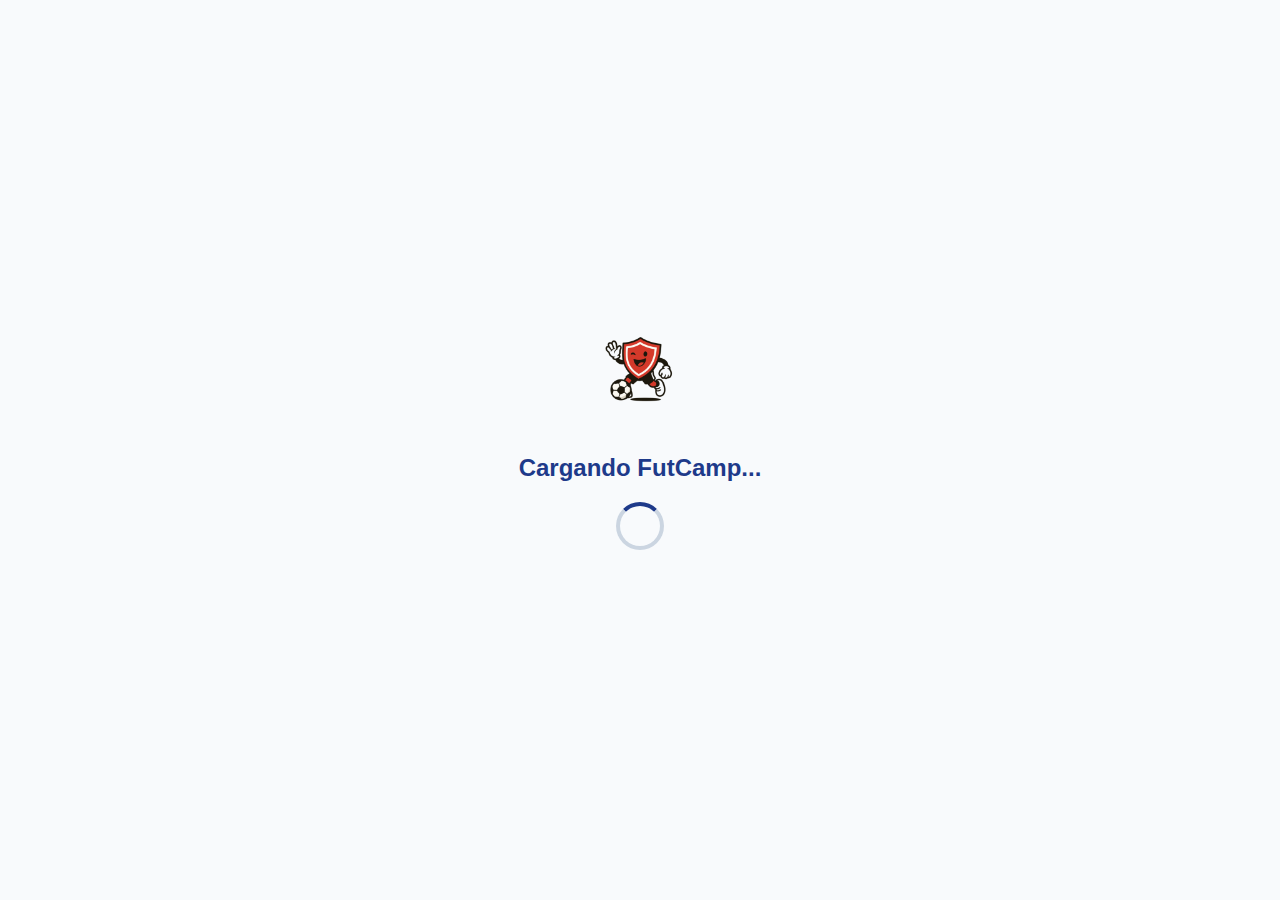
<file: index.html>
<!DOCTYPE html>
<html lang="es">
<head>
  <meta charset="UTF-8" />
       <link rel="icon" type="image/x-icon" href="/Servidor/Vista/img/ucvitoFut.ico">
  <meta http-equiv="X-UA-Compatible" content="IE=edge" />
  <meta name="viewport" content="width=device-width, initial-scale=1.0" />
  <title>Cargando FutCamp</title>
  <style>
    body {
      background-color: #f8fafc;
      display: flex;
      justify-content: center;
      align-items: center;
      height: 100vh;
      font-family: sans-serif;
      color: #1e3a8a;
      margin: 0;
    }

    .loader {
      text-align: center;
    }

    .loader h2 {
      margin-bottom: 20px;
    }

    .loader .spinner {
      border: 4px solid #cbd5e1;
      border-top: 4px solid #1e3a8a;
      border-radius: 50%;
      width: 40px;
      height: 40px;
      animation: spin 1s linear infinite;
      margin: 20px auto;
    }

    .loader img {
      width: 80px; /* Tamaño ajustado del logo */
      height: 80px; /* Tamaño ajustado del logo */
      margin-bottom: 20px; /* Espacio entre el logo y el texto de carga */
    }

    @keyframes spin {
      0% { transform: rotate(0deg); }
      100% { transform: rotate(360deg); }
    }
  </style>
  <script>
    setTimeout(() => {
     window.location.href = "Servidor/Vista/index.html";
    }, 4000);
  </script>
</head>
<body>
  <div class="loader">
    <!-- Logo de FutCamp -->
    <img src="/Servidor/Vista/img/ucvitoFut.ico" alt="FutCamp Logo">
    <h2>Cargando FutCamp...</h2>
    <div class="spinner"></div>
  </div>
</body>
</html>
</file>
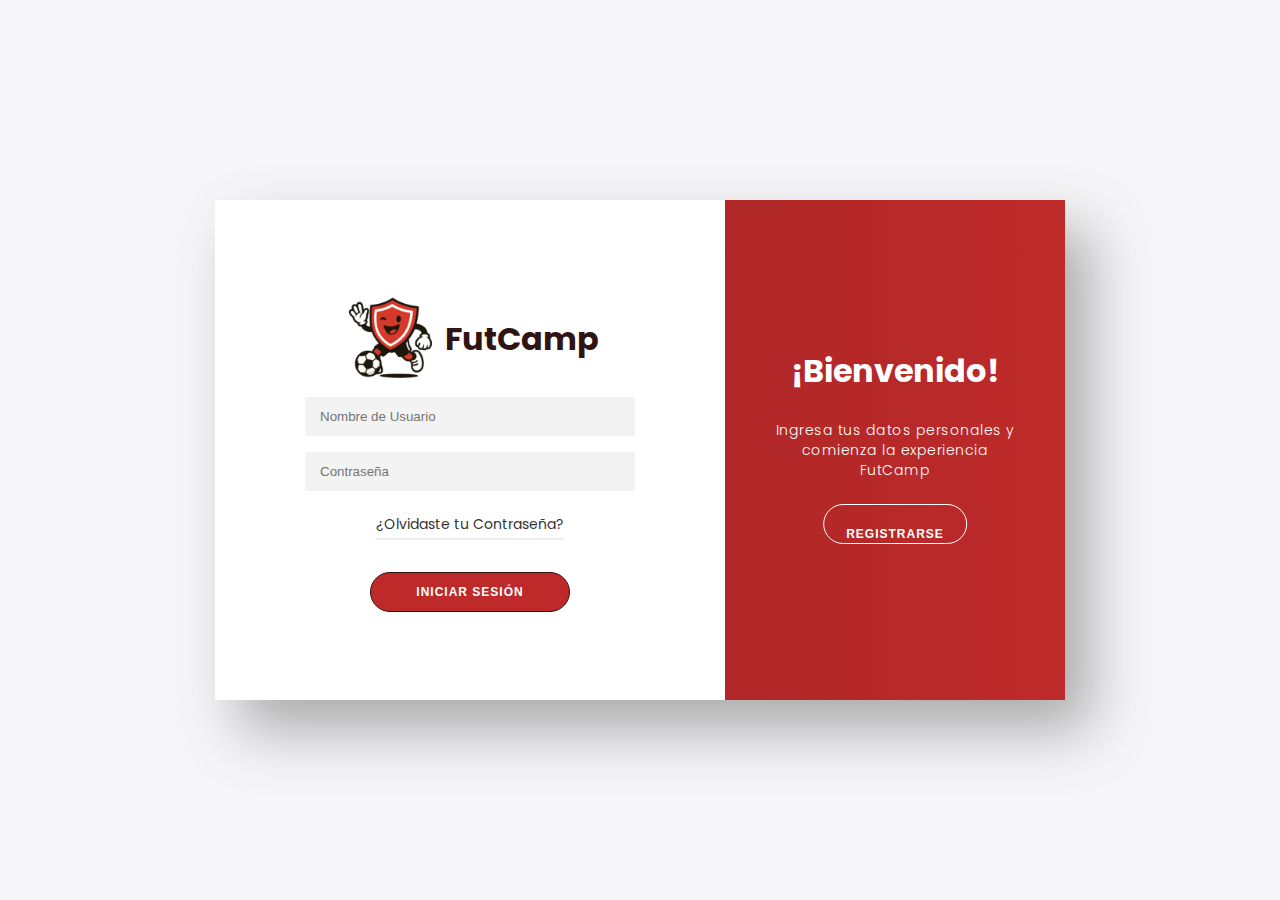
<file: Servidor/Vista/index.html>
<!DOCTYPE html>
<html lang="es">

<head>
    <meta charset="UTF-8">
    <meta name="viewport" content="width=device-width, initial-scale=1.0">
    <title>Login</title>
    <link rel="stylesheet" href="css/loginEstudiante.css">
</head>

<body>
    <div class="container" id="container">
        <div class="form-container sign-up-container">
            <form action="#">
                <div class="logo">
                    <img src="../Vista/img/ucvitoFut.ico">
                    <h1>FutCamp</h1>
                </div>
                <div class="input-box">
                    <input type="text" placeholder="Nombre de Usuario" required>
                    <label></label>
                </div>
                <div class="input-box">
                    <input type="password" placeholder="Contraseña" required>
                    <label></label>
                </div>
                <button>Registrarse</button>
            </form>
        </div>
        <div class="form-container sign-in-container">
            <form action="#">
                <div class="logo">
                    <img src="../Vista/img/ucvitoFut.ico">
                    <h1>FutCamp</h1>
                </div>
                <div class="input-box">
                    <input type="text" placeholder="Nombre de Usuario" required>
                    <label></label>
                </div>
                <div class="input-box">
                    <input type="password" placeholder="Contraseña" required>
                    <label></label>
                </div>
                <a href="#" class="forgot">¿Olvidaste tu Contraseña?</a>
                <button>Iniciar Sesión</button>
            </form>
        </div>
        <div class="overlay-container" id="overlayCon">
            <div class="overlay">
                <div class="overlay-panel overlay-left">
                    <h1>¡Bienvenido!</h1>
                    <p>Inicie sesión con sus datos personales</p>
                    <button>Iniciar Sesión</button>
                </div>
                <div class="overlay-panel overlay-right">
                    <h1>¡Bienvenido!</h1>
                    <p>Ingresa tus datos personales y comienza la experiencia FutCamp</p>
                    <button>Registrarse</button>
                </div>
            </div>
            <button id="overlayBtn"></button>
        </div>
    </div>
    <script src="../Vista/js/estudianteLoginScript.js"></script>
</body>

</html>
</file>
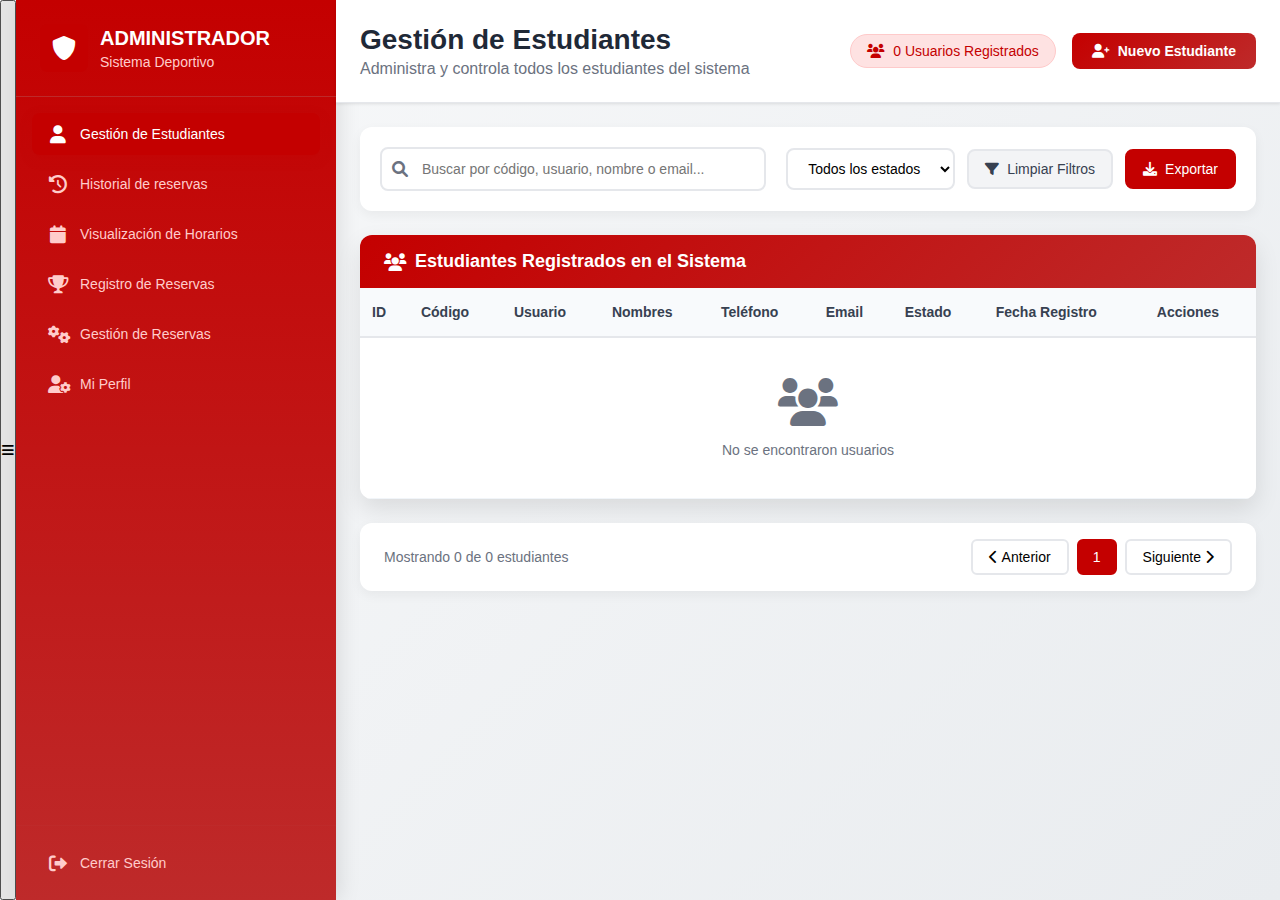
<file: Servidor/Vista/gestionEstudiantes.html>
<!DOCTYPE html>
<html lang="es">
<head>
    <meta charset="UTF-8">
    <meta name="viewport" content="width=device-width, initial-scale=1.0">
    <title>Gestión de Estudiantes - Administrador Deportivo</title>
     <link rel="icon" type="image/x-icon" href="img/ucvitoFut.ico">
    <link rel="stylesheet" href="./css/gestionEstudiantes.css">
    <link href="https://cdnjs.cloudflare.com/ajax/libs/font-awesome/6.0.0/css/all.min.css" rel="stylesheet">
</head>
<body>
    <div class="app-container">
        <!-- Mobile Menu Toggle - Añadido -->
        <button class="mobile-menu-toggle" onclick="toggleSidebar()">
            <i class="fas fa-bars"></i>
        </button>

        <!-- Sidebar -->
        <div class="sidebar" id="sidebar">
            <!-- Header -->
            <div class="sidebar-header">
                <div class="admin-info">
                    <div class="admin-icon">
                        <i class="fas fa-shield-alt"></i>
                    </div>
                    <div class="admin-text">
                        <h1>ADMINISTRADOR</h1>
                        <p>Sistema Deportivo</p>
                    </div>
                </div>
            </div>

            <!-- Navigation -->
            <nav class="sidebar-nav">
                <button class="nav-item active" onclick="window.location.href='./gestionEstudiantes.html'">
                    <i class="fas fa-user"></i>
                    <span>Gestión de Estudiantes</span>
                </button>
                <button class="nav-item" onclick="window.location.href='./historialReservas.html'">
                    <i class="fas fa-history"></i>
                    <span>Historial de reservas</span>
                </button>
                <button class="nav-item" onclick="window.location.href='./visualizacionHorarios.html'">
                    <i class="fas fa-calendar"></i>
                    <span>Visualización de Horarios</span>
                </button>
                <button class="nav-item" onclick="window.location.href='./registroReservas.html'">
                    <i class="fas fa-trophy"></i>
                    <span>Registro de Reservas</span>
                </button>
                <button class="nav-item" onclick="window.location.href='./gestionReservas.html'">
                    <i class="fas fa-cogs"></i>
                    <span>Gestión de Reservas</span>
                </button>
                <button class="nav-item" onclick="window.location.href='./perfilAdministrador.html'">
                    <i class="fas fa-user-cog"></i>
                    <span>Mi Perfil</span>
                </button>
            </nav>

            <!-- Logout Button -->
            <div class="sidebar-footer">
                <button class="logout-btn">
                    <i class="fas fa-sign-out-alt"></i>
                    <span>Cerrar Sesión</span>
                </button>
            </div>
        </div>

        <!-- Sidebar Overlay - Añadido -->
        <div class="sidebar-overlay" id="sidebar-overlay" onclick="toggleSidebar()"></div>

        <!-- Main Content -->
        <div class="main-content">
            <!-- Header -->
            <header class="content-header">
                <div class="header-info">
                    <h2>Gestión de Estudiantes</h2>
                    <p>Administra y controla todos los estudiantes del sistema</p>
                </div>
                <div class="header-actions">
                    <div class="status-badge">
                        <i class="fas fa-users"></i>
                        <span id="total-usuarios">4 Estudiantes Registrados</span>
                    </div>
                    <button class="btn-add" onclick="agregarUsuario()">
                        <i class="fas fa-user-plus"></i>
                        Nuevo Estudiante
                    </button>
                </div>
            </header>

            <!-- Content -->
            <div class="content-body">
                <div class="usuarios-container">
                    <!-- Filtros y Búsqueda -->
                    <div class="filters-section">
                        <div class="search-box">
                            <i class="fas fa-search"></i>
                            <input type="text" id="search-input" placeholder="Buscar por código, usuario, nombre o email..." onkeyup="filtrarUsuarios()">
                        </div>
                        <div class="filter-buttons">
                            <select id="filter-estado" onchange="filtrarUsuarios()">
                                <option value="">Todos los estados</option>
                                <option value="1">Activos</option>
                                <option value="0">Inactivos</option>
                            </select>
                            <button class="btn-filter" onclick="limpiarFiltros()">
                                <i class="fas fa-filter"></i>
                                Limpiar Filtros
                            </button>
                            <button class="btn-export" onclick="exportarUsuarios()">
                                <i class="fas fa-download"></i>
                                Exportar
                            </button>
                        </div>
                    </div>

                    <!-- Tabla de Usuarios -->
                    <div class="card">
                        <div class="card-header">
                            <i class="fas fa-users"></i>
                            Estudiantes Registrados en el Sistema
                        </div>
                        <div class="card-content">
                            <div class="table-container">
                                <table class="usuarios-table" id="usuarios-table">
                                    <thead>
                                        <tr>
                                            <th>ID</th>
                                            <th>Código</th>
                                            <th>Usuario</th>
                                            <th>Nombres</th>
                                            <th>Teléfono</th>
                                            <th>Email</th>
                                            <th>Estado</th>
                                            <th>Fecha Registro</th>
                                            <th>Acciones</th>
                                        </tr>
                                    </thead>
                                    <tbody id="usuarios-tbody">
                                        <!-- Las filas se generarán dinámicamente -->
                                    </tbody>
                                </table>
                            </div>
                        </div>
                    </div>

                    <!-- Paginación -->
                    <div class="pagination-container">
                        <div class="pagination-info">
                            <span>Mostrando <span id="showing-count">4</span> de <span id="total-count">4</span> estudiantes</span>
                        </div>
                        <div class="pagination-controls">
                            <button class="btn-page" onclick="cambiarPagina(-1)">
                                <i class="fas fa-chevron-left"></i>
                                Anterior
                            </button>
                            <span class="page-numbers">
                                <button class="btn-page-number active">1</button>
                            </span>
                            <button class="btn-page" onclick="cambiarPagina(1)">
                                Siguiente
                                <i class="fas fa-chevron-right"></i>
                            </button>
                        </div>
                    </div>
                </div>
            </div>
        </div>
    </div>

    <!-- Modal de Agregar/Editar Usuario -->
    <div id="user-modal" class="modal">
        <div class="modal-content">
            <div class="modal-header">
                <h3 id="modal-title">Agregar Estudiante</h3>
                <button class="close-btn" onclick="cerrarModal()">&times;</button>
            </div>
            <div class="modal-body">
                <form id="user-form">
                    <div class="form-row">
                        <div class="form-group">
                            <label for="user-codigo">Código de Estudiante *</label>
                            <input type="text" id="user-codigo" required maxlength="10">
                        </div>
                        <div class="form-group">
                            <label for="user-usuario">Nombre de Estudiante *</label>
                            <input type="text" id="user-usuario" required maxlength="20">
                        </div>
                    </div>
                    <div class="form-row">
                        <div class="form-group">
                            <label for="user-nombres">Nombres Completos *</label>
                            <input type="text" id="user-nombres" required>
                        </div>
                        <div class="form-group">
                            <label for="user-telefono">Teléfono *</label>
                            <input type="tel" id="user-telefono" required>
                        </div>
                    </div>
                    <div class="form-group">
                        <label for="user-email">Email *</label>
                        <input type="email" id="user-email" required>
                    </div>
                    <div class="form-row">
                        <div class="form-group">
                            <label for="user-password">Contraseña *</label>
                            <input type="password" id="user-password" required minlength="6">
                        </div>
                        <div class="form-group">
                            <label for="user-estado">Estado</label>
                            <select id="user-estado" required>
                                <option value="1">Activo</option>
                                <option value="0">Inactivo</option>
                            </select>
                        </div>
                    </div>
                </form>
            </div>
            <div class="modal-footer">
                <button class="btn-secondary" onclick="cerrarModal()">Cancelar</button>
                <button class="btn-primary" onclick="guardarUsuario()">Guardar Estudiante</button>
            </div>
        </div>
    </div>

    <script src="../Vista/js/gestionUsuarios.js"></script>
    <script src="../Vista/js/logout.js"></script>
    
</body>
</html>
</file>
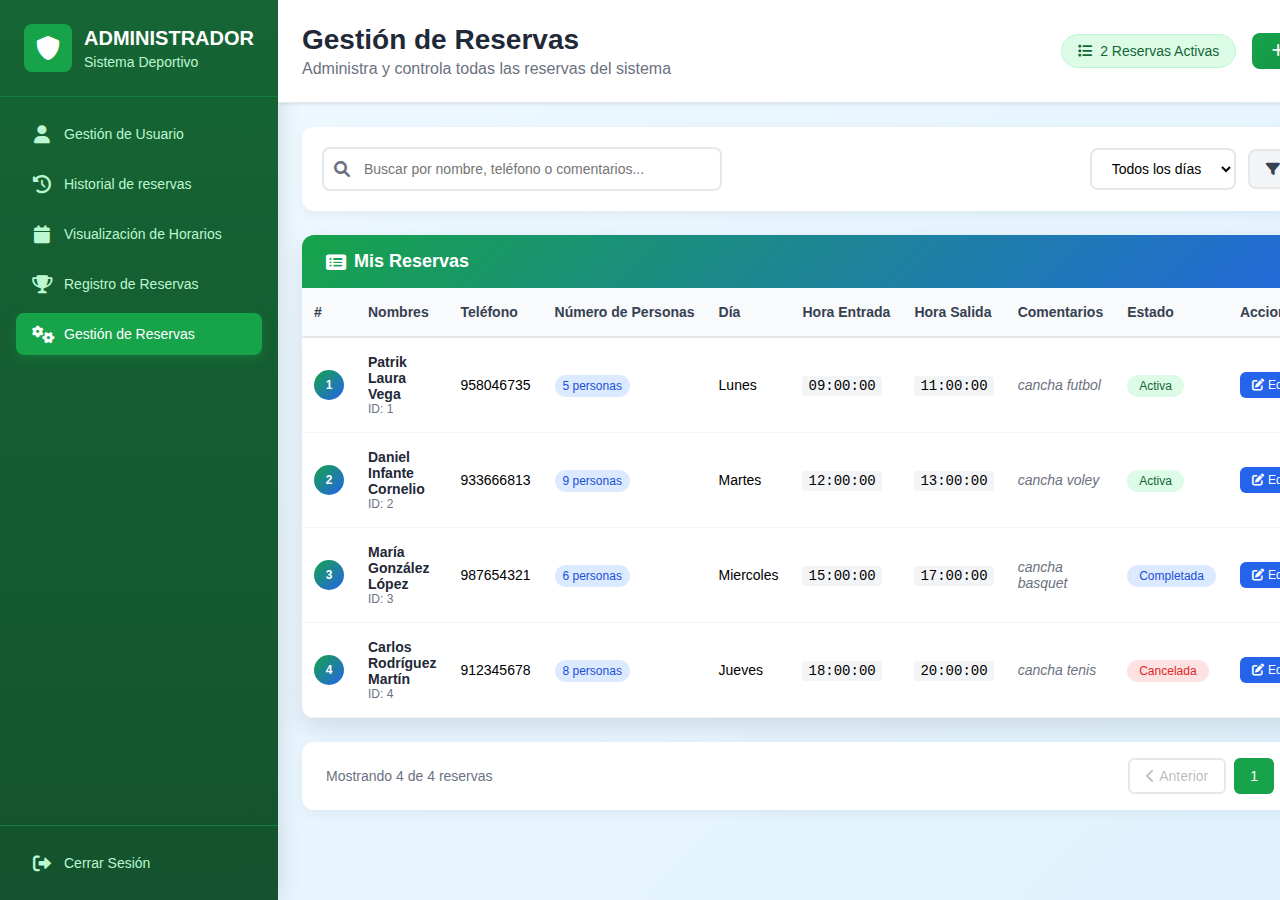
<file: Servidor/Vista/gestionReservas.html>
<!DOCTYPE html>
<html lang="es">

<head>
    <meta charset="UTF-8">
    <meta name="viewport" content="width=device-width, initial-scale=1.0">
    <title>Gestión de Reservas - Administrador Deportivo</title>
         <link rel="icon" type="image/x-icon" href="img/ucvitoFut.ico">
    <link rel="stylesheet" href="./css/gestionReservas.css">
    <link href="https://cdnjs.cloudflare.com/ajax/libs/font-awesome/6.0.0/css/all.min.css" rel="stylesheet">
</head>

<body>
    <div class="app-container">
        <!-- Sidebar -->
        <div class="sidebar">
            <!-- Header -->
            <div class="sidebar-header">
                <div class="admin-info">
                    <div class="admin-icon">
                        <i class="fas fa-shield-alt"></i>
                    </div>
                    <div class="admin-text">
                        <h1>ADMINISTRADOR</h1>
                        <p>Sistema Deportivo</p>
                    </div>
                </div>
            </div>

            <!-- Navigation -->
            <nav class="sidebar-nav">
                <button class="nav-item" onclick="window.location.href='./gestionUsuarios.html'">
                    <i class="fas fa-user"></i>
                    <span>Gestión de Usuario</span>
                </button>
                <button class="nav-item" onclick="window.location.href='./historialReservas.html'">
                    <i class="fas fa-history"></i>
                    <span>Historial de reservas</span>
                </button>
                <button class="nav-item" onclick="window.location.href='./visualizacionHorarios.html'">
                    <i class="fas fa-calendar"></i>
                    <span>Visualización de Horarios</span>
                </button>
                <button class="nav-item" onclick="window.location.href='./registroReservas.html'">
                    <i class="fas fa-trophy"></i>
                    <span>Registro de Reservas</span>
                </button>
                <button class="nav-item active" onclick="window.location.href='./gestionReservas.html'">
                    <i class="fas fa-cogs"></i>
                    <span>Gestión de Reservas</span>
                </button>
            </nav>

            <!-- Logout Button -->
            <div class="sidebar-footer">
                <button class="logout-btn">
                    <i class="fas fa-sign-out-alt"></i>
                    <span>Cerrar Sesión</span>
                </button>
            </div>
        </div>

        <!-- Main Content -->
        <div class="main-content">
            <!-- Header -->
            <header class="content-header">
                <div class="header-info">
                    <h2>Gestión de Reservas</h2>
                    <p>Administra y controla todas las reservas del sistema</p>
                </div>
                <div class="header-actions">
                    <div class="status-badge">
                        <i class="fas fa-list"></i>
                        <span id="total-reservas">2 Reservas Activas</span>
                    </div>
                    <button class="btn-add" onclick="agregarReserva()">
                        <i class="fas fa-plus"></i>
                        Nueva Reserva
                    </button>
                </div>
            </header>

            <!-- Content -->
            <div class="content-body">
                <div class="reservas-container">
                    <!-- Filtros y Búsqueda -->
                    <div class="filters-section">
                        <div class="search-box">
                            <i class="fas fa-search"></i>
                            <input type="text" id="search-input"
                                placeholder="Buscar por nombre, teléfono o comentarios..." onkeyup="filtrarReservas()">
                        </div>
                        <div class="filter-buttons">
                            <select id="filter-day" onchange="filtrarReservas()">
                                <option value="">Todos los días</option>
                                <option value="lunes">Lunes</option>
                                <option value="martes">Martes</option>
                                <option value="miercoles">Miércoles</option>
                                <option value="jueves">Jueves</option>
                                <option value="viernes">Viernes</option>
                                <option value="sabado">Sábado</option>
                                <option value="domingo">Domingo</option>
                            </select>
                            <button class="btn-filter" onclick="limpiarFiltros()">
                                <i class="fas fa-filter"></i>
                                Limpiar Filtros
                            </button>
                        </div>
                    </div>

                    <!-- Tabla de Reservas -->
                    <div class="card">
                        <div class="card-header">
                            <i class="fas fa-list-alt"></i>
                            Mis Reservas
                        </div>
                        <div class="card-content">
                            <div class="table-container">
                                <table class="reservas-table" id="reservas-table">
                                    <thead>
                                        <tr>
                                            <th>#</th>
                                            <th>Nombres</th>
                                            <th>Teléfono</th>
                                            <th>Número de Personas</th>
                                            <th>Día</th>
                                            <th>Hora Entrada</th>
                                            <th>Hora Salida</th>
                                            <th>Comentarios</th>
                                            <th>Estado</th>
                                            <th>Acciones</th>
                                        </tr>
                                    </thead>
                                    <tbody id="reservas-tbody">
                                        <!-- Las filas se generarán dinámicamente -->
                                    </tbody>
                                </table>
                            </div>
                        </div>
                    </div>

                    <!-- Paginación -->
                    <div class="pagination-container">
                        <div class="pagination-info">
                            <span>Mostrando <span id="showing-count">2</span> de <span id="total-count">2</span>
                                reservas</span>
                        </div>
                        <div class="pagination-controls">
                            <button class="btn-page" onclick="cambiarPagina(-1)">
                                <i class="fas fa-chevron-left"></i>
                                Anterior
                            </button>
                            <span class="page-numbers">
                                <button class="btn-page-number active">1</button>
                            </span>
                            <button class="btn-page" onclick="cambiarPagina(1)">
                                Siguiente
                                <i class="fas fa-chevron-right"></i>
                            </button>
                        </div>
                    </div>
                </div>
            </div>
        </div>
    </div>

    <!-- Modal de Edición -->
    <div id="edit-modal" class="modal">
        <div class="modal-content">
            <div class="modal-header">
                <h3>Editar Reserva</h3>
                <button class="close-btn" onclick="cerrarModal()">&times;</button>
            </div>
            <div class="modal-body">
                <form id="edit-form">
                    <div class="form-row">
                        <div class="form-group">
                            <label for="edit-nombre">Nombre Completo</label>
                            <input type="text" id="edit-nombre" required>
                        </div>
                        <div class="form-group">
                            <label for="edit-telefono">Teléfono</label>
                            <input type="tel" id="edit-telefono" required>
                        </div>
                    </div>
                    <div class="form-row">
                        <div class="form-group">
                            <label for="edit-personas">Número de Personas</label>
                            <input type="number" id="edit-personas" min="1" required>
                        </div>
                        <div class="form-group">
                            <label for="edit-dia">Día</label>
                            <select id="edit-dia" required>
                                <option value="">Seleccionar día</option>
                                <option value="lunes">Lunes</option>
                                <option value="martes">Martes</option>
                                <option value="miercoles">Miércoles</option>
                                <option value="jueves">Jueves</option>
                                <option value="viernes">Viernes</option>
                                <option value="sabado">Sábado</option>
                                <option value="domingo">Domingo</option>
                            </select>
                        </div>
                    </div>
                    <div class="form-row">
                        <div class="form-group">
                            <label for="edit-hora-entrada">Hora Entrada</label>
                            <input type="time" id="edit-hora-entrada" required>
                        </div>
                        <div class="form-group">
                            <label for="edit-hora-salida">Hora Salida</label>
                            <input type="time" id="edit-hora-salida" required>
                        </div>
                    </div>
                    <div class="form-group">
                        <label for="edit-comentarios">Comentarios</label>
                        <textarea id="edit-comentarios" rows="3"></textarea>
                    </div>
                </form>
            </div>
            <div class="modal-footer">
                <button class="btn-secondary" onclick="cerrarModal()">Cancelar</button>
                <button class="btn-primary" onclick="guardarEdicion()">Guardar Cambios</button>
            </div>
        </div>
    </div>

    <script src="./js/gestionReservas.js"></script>
</body>

</html>
</file>
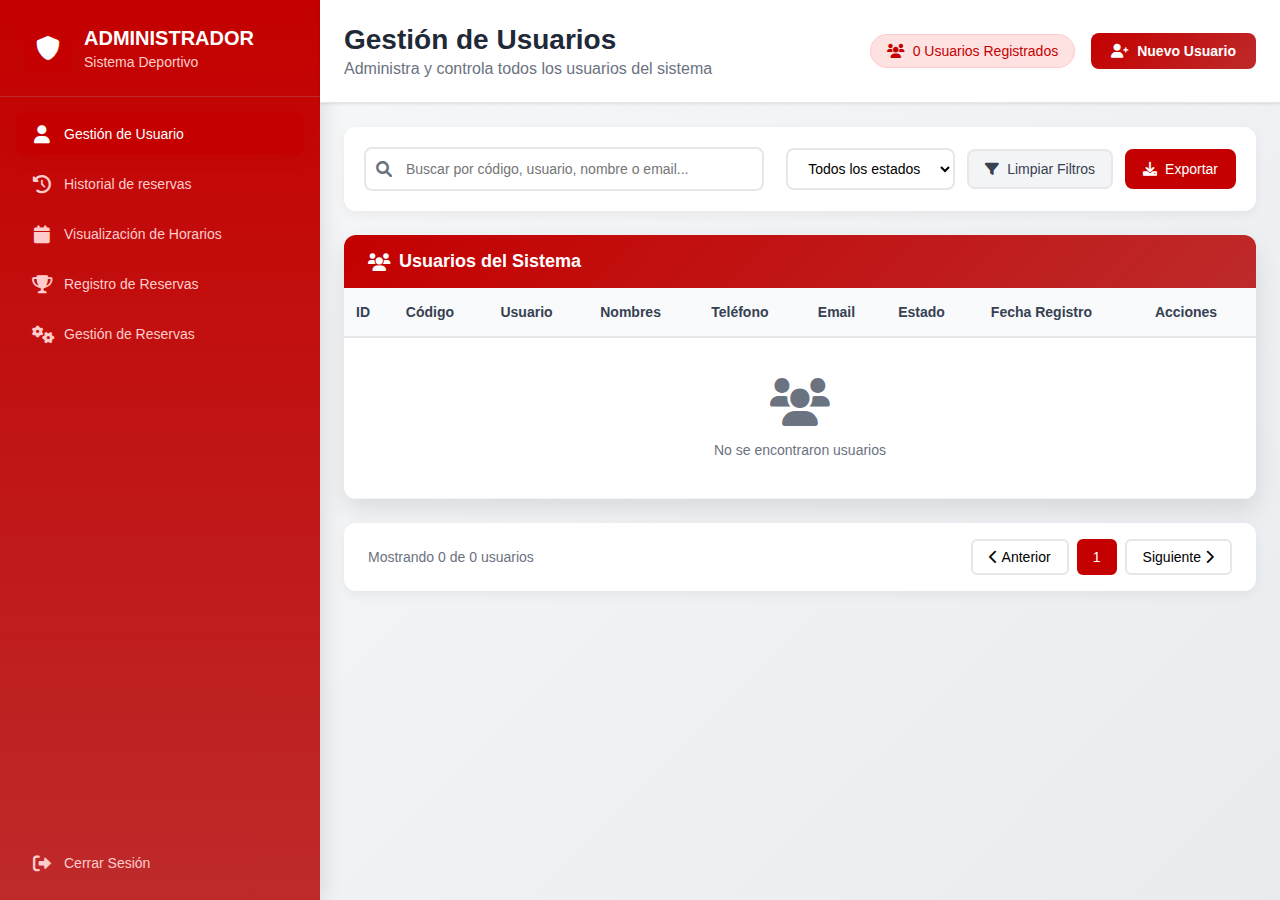
<file: Servidor/Vista/gestionUsuarios.html>
<!DOCTYPE html>
<html lang="es">
<head>
    <meta charset="UTF-8">
    <meta name="viewport" content="width=device-width, initial-scale=1.0">
    <title>Gestión de Usuarios - Administrador Deportivo</title>
    <link rel="stylesheet" href="./css/gestionUsuarios.css">
    <link href="https://cdnjs.cloudflare.com/ajax/libs/font-awesome/6.0.0/css/all.min.css" rel="stylesheet">
</head>
<body>
    <div class="app-container">
        <!-- Sidebar -->
        <div class="sidebar">
            <!-- Header -->
            <div class="sidebar-header">
                <div class="admin-info">
                    <div class="admin-icon">
                        <i class="fas fa-shield-alt"></i>
                    </div>
                    <div class="admin-text">
                        <h1>ADMINISTRADOR</h1>
                        <p>Sistema Deportivo</p>
                    </div>
                </div>
            </div>

            <!-- Navigation -->
            <nav class="sidebar-nav">
                <button class="nav-item active" onclick="window.location.href='./gestionUsuarios.html'">
                    <i class="fas fa-user"></i>
                    <span>Gestión de Usuario</span>
                </button>
                <button class="nav-item" onclick="window.location.href='./historialReservas.html'">
                    <i class="fas fa-history"></i>
                    <span>Historial de reservas</span>
                </button>
                <button class="nav-item" onclick="window.location.href='./visualizacionHorarios.html'">
                    <i class="fas fa-calendar"></i>
                    <span>Visualización de Horarios</span>
                </button>
                <button class="nav-item" onclick="window.location.href='./registroReservas.html'">
                    <i class="fas fa-trophy"></i>
                    <span>Registro de Reservas</span>
                </button>
                <button class="nav-item" onclick="window.location.href='./gestionReservas.html'">
                    <i class="fas fa-cogs"></i>
                    <span>Gestión de Reservas</span>
                </button>
            </nav>

            <!-- Logout Button -->
            <div class="sidebar-footer">
                <button class="logout-btn">
                    <i class="fas fa-sign-out-alt"></i>
                    <span>Cerrar Sesión</span>
                </button>
            </div>
        </div>

        <!-- Main Content -->
        <div class="main-content">
            <!-- Header -->
            <header class="content-header">
                <div class="header-info">
                    <h2>Gestión de Usuarios</h2>
                    <p>Administra y controla todos los usuarios del sistema</p>
                </div>
                <div class="header-actions">
                    <div class="status-badge">
                        <i class="fas fa-users"></i>
                        <span id="total-usuarios">4 Usuarios Registrados</span>
                    </div>
                    <button class="btn-add" onclick="agregarUsuario()">
                        <i class="fas fa-user-plus"></i>
                        Nuevo Usuario
                    </button>
                </div>
            </header>

            <!-- Content -->
            <div class="content-body">
                <div class="usuarios-container">
                    <!-- Filtros y Búsqueda -->
                    <div class="filters-section">
                        <div class="search-box">
                            <i class="fas fa-search"></i>
                            <input type="text" id="search-input" placeholder="Buscar por código, usuario, nombre o email..." onkeyup="filtrarUsuarios()">
                        </div>
                        <div class="filter-buttons">
                            <select id="filter-estado" onchange="filtrarUsuarios()">
                                <option value="">Todos los estados</option>
                                <option value="1">Activos</option>
                                <option value="0">Inactivos</option>
                            </select>
                            <button class="btn-filter" onclick="limpiarFiltros()">
                                <i class="fas fa-filter"></i>
                                Limpiar Filtros
                            </button>
                            <button class="btn-export" onclick="exportarUsuarios()">
                                <i class="fas fa-download"></i>
                                Exportar
                            </button>
                        </div>
                    </div>

                    <!-- Tabla de Usuarios -->
                    <div class="card">
                        <div class="card-header">
                            <i class="fas fa-users"></i>
                            Usuarios del Sistema
                        </div>
                        <div class="card-content">
                            <div class="table-container">
                                <table class="usuarios-table" id="usuarios-table">
                                    <thead>
                                        <tr>
                                            <th>ID</th>
                                            <th>Código</th>
                                            <th>Usuario</th>
                                            <th>Nombres</th>
                                            <th>Teléfono</th>
                                            <th>Email</th>
                                            <th>Estado</th>
                                            <th>Fecha Registro</th>
                                            <th>Acciones</th>
                                        </tr>
                                    </thead>
                                    <tbody id="usuarios-tbody">
                                        <!-- Las filas se generarán dinámicamente -->
                                    </tbody>
                                </table>
                            </div>
                        </div>
                    </div>

                    <!-- Paginación -->
                    <div class="pagination-container">
                        <div class="pagination-info">
                            <span>Mostrando <span id="showing-count">4</span> de <span id="total-count">4</span> usuarios</span>
                        </div>
                        <div class="pagination-controls">
                            <button class="btn-page" onclick="cambiarPagina(-1)">
                                <i class="fas fa-chevron-left"></i>
                                Anterior
                            </button>
                            <span class="page-numbers">
                                <button class="btn-page-number active">1</button>
                            </span>
                            <button class="btn-page" onclick="cambiarPagina(1)">
                                Siguiente
                                <i class="fas fa-chevron-right"></i>
                            </button>
                        </div>
                    </div>
                </div>
            </div>
        </div>
    </div>

    <!-- Modal de Agregar/Editar Usuario -->
    <div id="user-modal" class="modal">
        <div class="modal-content">
            <div class="modal-header">
                <h3 id="modal-title">Agregar Usuario</h3>
                <button class="close-btn" onclick="cerrarModal()">&times;</button>
            </div>
            <div class="modal-body">
                <form id="user-form">
                    <div class="form-row">
                        <div class="form-group">
                            <label for="user-codigo">Código de Usuario *</label>
                            <input type="text" id="user-codigo" required maxlength="10">
                        </div>
                        <div class="form-group">
                            <label for="user-usuario">Nombre de Usuario *</label>
                            <input type="text" id="user-usuario" required maxlength="20">
                        </div>
                    </div>
                    <div class="form-row">
                        <div class="form-group">
                            <label for="user-nombres">Nombres Completos *</label>
                            <input type="text" id="user-nombres" required>
                        </div>
                        <div class="form-group">
                            <label for="user-telefono">Teléfono *</label>
                            <input type="tel" id="user-telefono" required>
                        </div>
                    </div>
                    <div class="form-group">
                        <label for="user-email">Email *</label>
                        <input type="email" id="user-email" required>
                    </div>
                    <div class="form-row">
                        <div class="form-group">
                            <label for="user-password">Contraseña *</label>
                            <input type="password" id="user-password" required minlength="6">
                        </div>
                        <div class="form-group">
                            <label for="user-estado">Estado</label>
                            <select id="user-estado" required>
                                <option value="1">Activo</option>
                                <option value="0">Inactivo</option>
                            </select>
                        </div>
                    </div>
                </form>
            </div>
            <div class="modal-footer">
                <button class="btn-secondary" onclick="cerrarModal()">Cancelar</button>
                <button class="btn-primary" onclick="guardarUsuario()">Guardar Usuario</button>
            </div>
        </div>
    </div>

    <script src="./js/gestionUsuarios.js"></script>
</body>
</html>
</file>
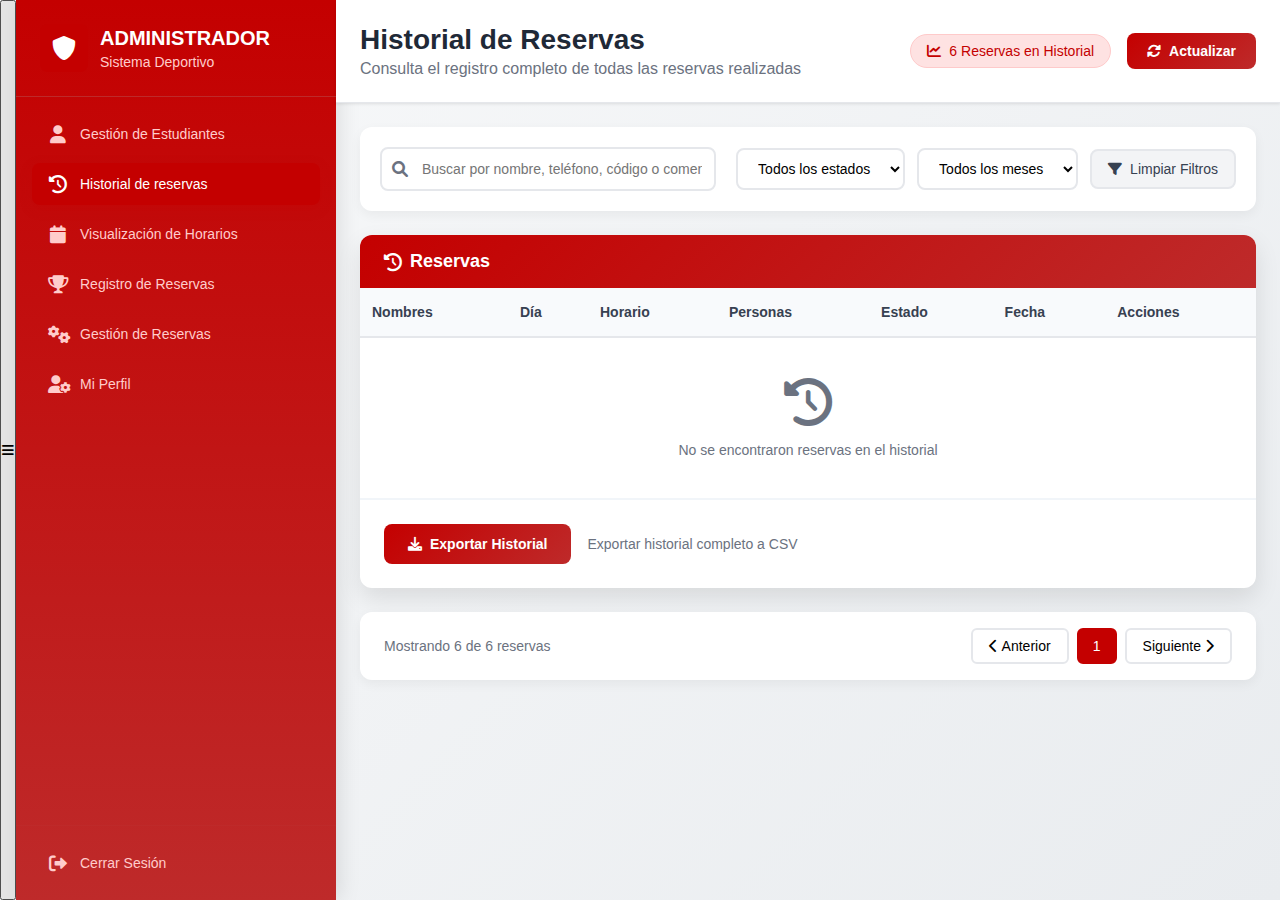
<file: Servidor/Vista/historialReservas.html>
<!DOCTYPE html>
<html lang="es">
<head>
    <meta charset="UTF-8">
    <meta name="viewport" content="width=device-width, initial-scale=1.0">
    <title>Historial de Reservas - Administrador Deportivo</title>
     <link rel="icon" type="image/x-icon" href="img/ucvitoFut.ico">
    <link rel="stylesheet" href="./css/historialReservas.css">
    <link href="https://cdnjs.cloudflare.com/ajax/libs/font-awesome/6.0.0/css/all.min.css" rel="stylesheet">
</head>
<body>
    <div class="app-container">
        <!-- Mobile Menu Toggle - Añadido -->
        <button class="mobile-menu-toggle" onclick="toggleSidebar()">
            <i class="fas fa-bars"></i>
        </button>

        <!-- Sidebar -->
        <div class="sidebar" id="sidebar">
            <!-- Header -->
            <div class="sidebar-header">
                <div class="admin-info">
                    <div class="admin-icon">
                        <i class="fas fa-shield-alt"></i>
                    </div>
                    <div class="admin-text">
                        <h1>ADMINISTRADOR</h1>
                        <p>Sistema Deportivo</p>
                    </div>
                </div>
            </div>

            <!-- Navigation -->
            <nav class="sidebar-nav">
                <button class="nav-item" onclick="window.location.href='./gestionEstudiantes.html'">
                    <i class="fas fa-user"></i>
                    <span>Gestión de Estudiantes</span>
                </button>
                <button class="nav-item active" onclick="window.location.href='./historialReservas.html'">
                    <i class="fas fa-history"></i>
                    <span>Historial de reservas</span>
                </button>
                <button class="nav-item" onclick="window.location.href='./visualizacionHorarios.html'">
                    <i class="fas fa-calendar"></i>
                    <span>Visualización de Horarios</span>
                </button>
                <button class="nav-item" onclick="window.location.href='./registroReservas.html'">
                    <i class="fas fa-trophy"></i>
                    <span>Registro de Reservas</span>
                </button>
                <button class="nav-item" onclick="window.location.href='./gestionReservas.html'">
                    <i class="fas fa-cogs"></i>
                    <span>Gestión de Reservas</span>
                </button>
                <button class="nav-item" onclick="window.location.href='./perfilAdministrador.html'">
                    <i class="fas fa-user-cog"></i>
                    <span>Mi Perfil</span>
                </button>
            </nav>

            <!-- Logout Button -->
            <div class="sidebar-footer">
                <button class="logout-btn">
                    <i class="fas fa-sign-out-alt"></i>
                    <span>Cerrar Sesión</span>
                </button>
            </div>
        </div>

        <!-- Sidebar Overlay - Añadido -->
        <div class="sidebar-overlay" id="sidebar-overlay" onclick="toggleSidebar()"></div>

        <!-- Main Content -->
        <div class="main-content">
            <!-- Header -->
            <header class="content-header">
                <div class="header-info">
                    <h2>Historial de Reservas</h2>
                    <p>Consulta el registro completo de todas las reservas realizadas</p>
                </div>
                <div class="header-actions">
                    <div class="status-badge">
                        <i class="fas fa-chart-line"></i>
                        <span id="total-historial">6 Reservas en Historial</span>
                    </div>
                    <button class="btn-refresh" onclick="actualizarHistorial()">
                        <i class="fas fa-sync-alt"></i>
                        <span>Actualizar</span>
                    </button>
                </div>
            </header>

            <!-- Content -->
            <div class="content-body">
                <div class="historial-container">
                    <!-- Filtros y Búsqueda -->
                    <div class="filters-section">
                        <div class="search-box">
                            <i class="fas fa-search"></i>
                            <input type="text" id="search-input" placeholder="Buscar por nombre, teléfono, código o comentarios..." onkeyup="filtrarHistorial()">
                        </div>
                        <div class="filter-buttons">
                            <select id="filter-estado" onchange="filtrarHistorial()">
                                <option value="">Todos los estados</option>
                                <option value="confirmada">Confirmadas</option>
                                <option value="completada">Completadas</option>
                                <option value="cancelada">Canceladas</option>
                            </select>
                            <select id="filter-mes" onchange="filtrarHistorial()">
                                <option value="">Todos los meses</option>
                                <option value="0">Enero</option>
                                <option value="1">Febrero</option>
                                <option value="2">Marzo</option>
                                <option value="3">Abril</option>
                                <option value="4">Mayo</option>
                                <option value="5">Junio</option>
                                <option value="6">Julio</option>
                                <option value="7">Agosto</option>
                                <option value="8">Septiembre</option>
                                <option value="9">Octubre</option>
                                <option value="10">Noviembre</option>
                                <option value="11">Diciembre</option>
                            </select>
                            <button class="btn-filter" onclick="limpiarFiltros()">
                                <i class="fas fa-filter"></i>
                                Limpiar Filtros
                            </button>
                        </div>
                    </div>
                    <!-- Tabla de Historial Simplificada -->
                    <div class="card">
                        <div class="card-header">
                            <i class="fas fa-history"></i>
                            Reservas
                        </div>
                        <div class="card-content">
                            <div class="table-container">
                                <table class="historial-table" id="historial-table">
                                    <thead>
                                        <tr>
                                            <th>Nombres</th>
                                            <th>Día</th>
                                            <th>Horario</th>
                                            <th>Personas</th>
                                            <th>Estado</th>
                                            <th>Fecha</th>
                                            <th>Acciones</th>
                                        </tr>
                                    </thead>
                                    <tbody id="historial-tbody">
                                        <!-- Las filas se generarán dinámicamente -->
                                    </tbody>
                                </table>
                            </div>
                            
                            <!-- Botón Exportar -->
                            <div class="export-section">
                                <button class="btn-export" onclick="exportarHistorial()">
                                    <i class="fas fa-download"></i>
                                    Exportar Historial
                                </button>
                                <span class="export-info">Exportar historial completo a CSV</span>
                            </div>
                        </div>
                    </div>

                    <!-- Paginación -->
                    <div class="pagination-container">
                        <div class="pagination-info">
                            <span>Mostrando <span id="showing-count">6</span> de <span id="total-count">6</span> reservas</span>
                        </div>
                        <div class="pagination-controls">
                            <button class="btn-page" onclick="cambiarPagina(-1)">
                                <i class="fas fa-chevron-left"></i>
                                Anterior
                            </button>
                            <span class="page-numbers">
                                <button class="btn-page-number active">1</button>
                            </span>
                            <button class="btn-page" onclick="cambiarPagina(1)">
                                Siguiente
                                <i class="fas fa-chevron-right"></i>
                            </button>
                        </div>
                    </div>
                </div>
            </div>
        </div>
    </div>

    <!-- Modal de Detalles Mejorado -->
    <div id="details-modal" class="modal">
        <div class="modal-content">
            <div class="modal-header">
                <h3>Detalles de la Reserva</h3>
                <button class="close-btn" onclick="cerrarModal()">&times;</button>
            </div>
            <div class="modal-body">
                <div id="details-content">
                    <!-- El contenido se generará dinámicamente -->
                </div>
            </div>
            <div class="modal-footer">
                <button class="btn-secondary" onclick="cerrarModal()">Cerrar</button>
            </div>
        </div>
    </div>

    <script src="./js/historialReservas.js"></script>
    <script src="../Vista/js/logout.js"></script>
</body>
</html>
</file>
<file: Servidor/Vista/css/loginEstudiante.css>
@import url('https://fonts.googleapis.com/css2?family=Poppins:wght@300;400;500;600;700;800;900&display=swap');

* {
    padding: 0px;
    margin: 0px;
    box-sizing: border-box;
}

.logo {
    display: flex;
    gap: 3px;
    align-items: center;
    justify-content: center;
}

.logo img {
    width: 100px;
    height: 100px;
}

:root {
    --linear-grad: linear-gradient(to right, #9e2424, #be2a2a);
    --grad-clr1: #301414;
    --grad-clr2: #be2a2a;
}

body {
    height: 100vh;
    background: #f6f5f7;
    display: grid;
    place-content:center;
    font-family: 'Poppins', sans-serif;
}

.container {
    position: relative;
    width: 850px;
    height: 500px;
    background-color: #fff;
    box-shadow: 25px 30px 55px #5557;
    overflow: hidden;
}

.form-container {
    position: absolute;
    width: 60%;
    height: 100%;
    padding: 0px 40px;
    transition: all 0.6s ease-in-out;
}

.sign-up-container {
    opacity: 0;
    z-index: 1;
}

.sign-in-container {
    z-index: 2;
}

form {
    height: 100%;
    display: flex;
    flex-direction: column;
    align-items: center;
    justify-content: center;
    padding: 0px 50px;
}

h1 {
    color: var(--grad-clr1);
}

span {
    font-size: 12px;
}

.input-box {
    position: relative;
    margin: 8px 0px;
    width: 100%;

}

input {
    width: 100%;
    padding: 12px 15px;
    background-color: #f3f3f3;
    border: none;
    outline: none;
}

label {
    position: absolute;
    left: 50%;
    top: 100%;
    transform: translateX(-50%);
    width: 0%;
    height: 2px;
    background: var(--linear-grad);
    transition: 0.3s;
}

input:focus~label {
    width: 100%;
}

a {
    color: #333;
    font-size: 14px;
    text-decoration: none;
    margin: 15px 0px;
}

a.forgot {
    padding-bottom: 3px;
    border-bottom: 2px solid #eee;
}

button {
    border-radius: 20px;
    border: 1px solid var(--grad-clr1);
    background: var(--grad-clr2);
    color: #fff;
    font-size: 12px;
    font-weight: bold;
    padding: 12px 45px;
    letter-spacing: 1px;
    text-transform: uppercase;
}

.form-container button {
    margin-top: 17px;
    transition: 80ms ease-in;
}

.form-container button:hover {
    background: #fff;
    color: var(--grad-clr1);
}

.overlay-container {
    position: absolute;
    top: 0;
    left: 60%;
    width: 40%;
    height: 100%;
    overflow: hidden;
    transition: transform 0.6s ease-in-out;
    z-index: 9;
}

#overlayBtn {
    cursor: pointer;
    position: absolute;
    left: 50%;
    top: 304px;
    transform: translateX(-50%);
    width: 143.67px;
    height: 40px;
    border: 1px solid #fff;
    background: transparent;
    border-radius: 20px;
}

.overlay {
    position: relative;
    background: var(--linear-grad);
    color: #fff;
    left: -150%;
    height: 100%;
    width: 250%;
    transition: transform 0.6s ease-in-out;
}

.overlay-panel {
    position: absolute;
    display: flex;
    align-items: center;
    justify-content: center;
    flex-direction: column;
    padding: 0px 40px;
    text-align: center;
    height: 100%;
    width: 340px;
    transition: 0.6s ease-in-out;
}

.overlay-left {
    right: 60%;
    transform: translateX(-12%);
}

.overlay-right {
    right: 0;
    transform: translateX(0%);
}

.overlay-panel h1 {
    color: #fff;
}

p {
    font-size: 14px;
    font-weight: 300;
    line-height: 20px;
    letter-spacing: 0.5px;
    margin: 25px 0px 35px;
}

.overlay-panel button {
    border: none;
    background-color: transparent;
}

.right-panel-active .overlay-container {
    transform: translateX(-150%);
}

.right-panel-active .overlay{
    transform: translateX(50%);
}

.right-panel-active .overlay-left{
    transform: translateX(25%);
}

.right-panel-active .overlay-right{
    transform: translateX(35%);
}

.right-panel-active .sign-in-container {
    transform: translateX(20%);
    opacity: 0;
}

.right-panel-active .sign-up-container {
    transform: translateX(66.7%);
    opacity: 1;
    z-index: 5;
    animation: show 0.6s;
}

@keyframes show {
    0%, 50%{
        opacity: 0;
        z-index: 1;
    }
    50.1%, 100%{
        opacity: 1;
        z-index: 5;
    }
}

footer {
    position: absolute;
    left: 50%;
    bottom: 30px;
    transform: translateX(-50%);
}

footer mark {
    padding: 8px 30px;
    border-radius: 7px;
}

footer a {
    text-decoration: none;
    font-size: 18px;
    font-weight: bold;
    color: #003;
}
</file>
<file: Servidor/Vista/css/gestionEstudiantes.css>
* {
    margin: 0;
    padding: 0;
    box-sizing: border-box;
}

body {
    font-family: 'Segoe UI', Tahoma, Geneva, Verdana, sans-serif;
    background: linear-gradient(135deg, #f8f9fa 0%, #e9ecef 100%);
    height: 100vh;
    overflow: hidden;
}

.app-container {
    display: flex;
    height: 100vh;
}

/* Sidebar Styles - Paleta roja */
.sidebar {
    width: 320px;
    background: linear-gradient(180deg, #c40000 0%, #be2a2a 100%);
    color: white;
    display: flex;
    flex-direction: column;
    box-shadow: 4px 0 20px rgba(0, 0, 0, 0.1);
}

.sidebar-header {
    padding: 24px;
    border-bottom: 1px solid #be2a2a;
}

.admin-info {
    display: flex;
    align-items: center;
    gap: 12px;
}

.admin-icon {
    background: #c40000;
    padding: 12px;
    border-radius: 8px;
    display: flex;
    align-items: center;
    justify-content: center;
}

.admin-icon i {
    font-size: 24px;
}

.admin-text h1 {
    font-size: 20px;
    font-weight: bold;
    margin-bottom: 4px;
}

.admin-text p {
    color: #ffcccb;
    font-size: 14px;
}

.sidebar-nav {
    flex: 1;
    padding: 16px;
}

.nav-item {
    width: 100%;
    display: flex;
    align-items: center;
    gap: 12px;
    padding: 12px 16px;
    margin-bottom: 8px;
    background: none;
    border: none;
    color: #ffcccb;
    border-radius: 8px;
    cursor: pointer;
    transition: all 0.2s ease;
    font-size: 14px;
    font-weight: 500;
}

.nav-item:hover {
    background: #be2a2a;
    color: white;
}

.nav-item.active {
    background: #c40000;
    color: white;
    box-shadow: 0 4px 12px rgba(196, 0, 0, 0.3);
}

.nav-item i {
    font-size: 18px;
    width: 20px;
}

.sidebar-footer {
    padding: 16px;
    border-top: 1px solid #be2a2a;
}

.logout-btn {
    width: 100%;
    display: flex;
    align-items: center;
    gap: 12px;
    padding: 12px 16px;
    background: none;
    border: none;
    color: #ffcccb;
    border-radius: 8px;
    cursor: pointer;
    transition: all 0.2s ease;
    font-size: 14px;
    font-weight: 500;
}

.logout-btn:hover {
    background: #dc2626;
    color: white;
}

.logout-btn i {
    font-size: 18px;
    width: 20px;
}

/* Main Content Styles */
.main-content {
    flex: 1;
    display: flex;
    flex-direction: column;
}

.content-header {
    background: white;
    padding: 24px;
    border-bottom: 1px solid #e5e7eb;
    box-shadow: 0 1px 3px rgba(0, 0, 0, 0.1);
    display: flex;
    justify-content: space-between;
    align-items: center;
}

.header-info h2 {
    font-size: 28px;
    font-weight: bold;
    color: #1f2937;
    margin-bottom: 4px;
}

.header-info p {
    color: #6b7280;
    font-size: 16px;
}

.header-actions {
    display: flex;
    align-items: center;
    gap: 16px;
}

.status-badge {
    background: #fee2e2;
    color: #c40000;
    padding: 8px 16px;
    border-radius: 20px;
    border: 1px solid #fecaca;
    font-size: 14px;
    font-weight: 500;
    display: flex;
    align-items: center;
    gap: 8px;
}

.btn-add {
    background: linear-gradient(135deg, #c40000 0%, #be2a2a 100%);
    color: white;
    border: none;
    padding: 10px 20px;
    border-radius: 8px;
    font-size: 14px;
    font-weight: 600;
    cursor: pointer;
    transition: all 0.2s ease;
    display: flex;
    align-items: center;
    gap: 8px;
}

.btn-add:hover {
    background: linear-gradient(135deg, #be2a2a 0%, #a91e1e 100%);
    transform: translateY(-1px);
    box-shadow: 0 4px 12px rgba(196, 0, 0, 0.3);
}

.content-body {
    flex: 1;
    padding: 24px;
    overflow-y: auto;
}

.usuarios-container {
    max-width: 1400px;
    margin: 0 auto;
}

/* Filtros */
.filters-section {
    background: white;
    padding: 20px;
    border-radius: 12px;
    box-shadow: 0 4px 12px rgba(0, 0, 0, 0.05);
    margin-bottom: 24px;
    display: flex;
    justify-content: space-between;
    align-items: center;
    gap: 20px;
}

.search-box {
    position: relative;
    flex: 1;
    max-width: 400px;
}

.search-box i {
    position: absolute;
    left: 12px;
    top: 50%;
    transform: translateY(-50%);
    color: #6b7280;
}

.search-box input {
    width: 100%;
    padding: 12px 12px 12px 40px;
    border: 2px solid #e5e7eb;
    border-radius: 8px;
    font-size: 14px;
    transition: all 0.2s ease;
}

.search-box input:focus {
    outline: none;
    border-color: #c40000;
    box-shadow: 0 0 0 3px rgba(196, 0, 0, 0.1);
}

.filter-buttons {
    display: flex;
    gap: 12px;
    align-items: center;
}

.filter-buttons select {
    padding: 10px 16px;
    border: 2px solid #e5e7eb;
    border-radius: 8px;
    font-size: 14px;
    background: white;
    cursor: pointer;
}

.btn-filter,
.btn-export {
    background: #f3f4f6;
    color: #374151;
    border: 2px solid #e5e7eb;
    padding: 10px 16px;
    border-radius: 8px;
    font-size: 14px;
    cursor: pointer;
    transition: all 0.2s ease;
    display: flex;
    align-items: center;
    gap: 8px;
}

.btn-filter:hover,
.btn-export:hover {
    background: #e5e7eb;
}

.btn-export {
    background: #c40000;
    color: white;
    border-color: #c40000;
}

.btn-export:hover {
    background: #be2a2a;
    border-color: #be2a2a;
}

/* Card Styles */
.card {
    background: white;
    border-radius: 12px;
    box-shadow: 0 10px 25px rgba(0, 0, 0, 0.1);
    overflow: hidden;
    margin-bottom: 24px;
}

.card-header {
    background: linear-gradient(135deg, #c40000 0%, #be2a2a 100%);
    color: white;
    padding: 16px 24px;
    font-size: 18px;
    font-weight: 600;
    display: flex;
    align-items: center;
    gap: 8px;
}

.card-content {
    padding: 0;
}

/* Tabla Styles */
.table-container {
    overflow-x: auto;
}

.usuarios-table {
    width: 100%;
    border-collapse: collapse;
    font-size: 14px;
}

.usuarios-table th {
    background: #f8fafc;
    padding: 16px 12px;
    text-align: left;
    font-weight: 600;
    color: #374151;
    border-bottom: 2px solid #e5e7eb;
    white-space: nowrap;
}

.usuarios-table td {
    padding: 16px 12px;
    border-bottom: 1px solid #f1f5f9;
    vertical-align: middle;
}

.usuarios-table tr:hover {
    background: #f8fafc;
}

.user-id {
    background: linear-gradient(135deg, #c40000 0%, #be2a2a 100%);
    color: white;
    width: 35px;
    height: 35px;
    border-radius: 8px;
    display: flex;
    align-items: center;
    justify-content: center;
    font-weight: bold;
    font-size: 14px;
}

.user-avatar {
    display: flex;
    align-items: center;
    gap: 12px;
}

.avatar-circle {
    width: 40px;
    height: 40px;
    border-radius: 50%;
    background: linear-gradient(135deg, #c40000 0%, #be2a2a 100%);
    display: flex;
    align-items: center;
    justify-content: center;
    color: white;
    font-weight: bold;
    font-size: 16px;
}

.user-info h4 {
    font-size: 14px;
    font-weight: 600;
    color: #1f2937;
    margin-bottom: 2px;
}

.user-info span {
    font-size: 12px;
    color: #6b7280;
}

.status-badge-table {
    padding: 4px 12px;
    border-radius: 20px;
    font-size: 12px;
    font-weight: 500;
    text-align: center;
}

.status-activo {
    background: #dcfce7;
    color: #166534;
}

.status-inactivo {
    background: #fee2e2;
    color: #dc2626;
}

.actions-cell {
    display: flex;
    gap: 8px;
}

.btn-edit,
.btn-toggle,
.btn-delete {
    padding: 6px 12px;
    border: none;
    border-radius: 6px;
    font-size: 12px;
    font-weight: 500;
    cursor: pointer;
    transition: all 0.2s ease;
    display: flex;
    align-items: center;
    gap: 4px;
}

.btn-edit {
    background: #2563eb;
    color: white;
}

.btn-edit:hover {
    background: #1d4ed8;
    transform: translateY(-1px);
}

.btn-toggle {
    background: #059669;
    color: white;
}

.btn-toggle:hover {
    background: #047857;
    transform: translateY(-1px);
}

.btn-toggle.disable {
    background: #dc2626;
}

.btn-toggle.disable:hover {
    background: #b91c1c;
}

.btn-delete {
    background: #dc2626;
    color: white;
}

.btn-delete:hover {
    background: #b91c1c;
    transform: translateY(-1px);
}

/* Paginación */
.pagination-container {
    display: flex;
    justify-content: space-between;
    align-items: center;
    background: white;
    padding: 16px 24px;
    border-radius: 12px;
    box-shadow: 0 4px 12px rgba(0, 0, 0, 0.05);
}

.pagination-info {
    color: #6b7280;
    font-size: 14px;
}

.pagination-controls {
    display: flex;
    align-items: center;
    gap: 8px;
}

.btn-page {
    background: white;
    border: 2px solid #e5e7eb;
    padding: 8px 16px;
    border-radius: 6px;
    font-size: 14px;
    cursor: pointer;
    transition: all 0.2s ease;
    display: flex;
    align-items: center;
    gap: 4px;
}

.btn-page:hover {
    background: #f3f4f6;
    border-color: #d1d5db;
}

.btn-page-number {
    background: white;
    border: 2px solid #e5e7eb;
    padding: 8px 12px;
    border-radius: 6px;
    font-size: 14px;
    cursor: pointer;
    transition: all 0.2s ease;
    min-width: 40px;
}

.btn-page-number.active {
    background: #c40000;
    border-color: #c40000;
    color: white;
}

/* Modal Styles */
.modal {
    display: none;
    position: fixed;
    z-index: 1000;
    left: 0;
    top: 0;
    width: 100%;
    height: 100%;
    background-color: rgba(0, 0, 0, 0.5);
    animation: fadeIn 0.3s ease;
}

.modal-content {
    background: white;
    margin: 3% auto;
    padding: 0;
    border-radius: 12px;
    width: 90%;
    max-width: 700px;
    box-shadow: 0 20px 40px rgba(0, 0, 0, 0.2);
    animation: slideIn 0.3s ease;
}

.modal-header {
    background: linear-gradient(135deg, #c40000 0%, #be2a2a 100%);
    color: white;
    padding: 20px 24px;
    border-radius: 12px 12px 0 0;
    display: flex;
    justify-content: space-between;
    align-items: center;
}

.modal-header h3 {
    font-size: 20px;
    font-weight: 600;
}

.close-btn {
    background: none;
    border: none;
    color: white;
    font-size: 24px;
    cursor: pointer;
    padding: 0;
    width: 30px;
    height: 30px;
    display: flex;
    align-items: center;
    justify-content: center;
    border-radius: 50%;
    transition: background 0.2s ease;
}

.close-btn:hover {
    background: rgba(255, 255, 255, 0.2);
}

.modal-body {
    padding: 24px;
}

.form-row {
    display: grid;
    grid-template-columns: 1fr 1fr;
    gap: 16px;
    margin-bottom: 16px;
}

.form-group {
    margin-bottom: 16px;
}

.form-group label {
    display: block;
    margin-bottom: 6px;
    font-weight: 600;
    color: #374151;
    font-size: 14px;
}

.form-group input,
.form-group select {
    width: 100%;
    padding: 10px 12px;
    border: 2px solid #e5e7eb;
    border-radius: 6px;
    font-size: 14px;
    transition: all 0.2s ease;
}

.form-group input:focus,
.form-group select:focus {
    outline: none;
    border-color: #c40000;
    box-shadow: 0 0 0 3px rgba(196, 0, 0, 0.1);
}

.modal-footer {
    padding: 20px 24px;
    border-top: 1px solid #e5e7eb;
    display: flex;
    justify-content: flex-end;
    gap: 12px;
}

.btn-primary,
.btn-secondary {
    padding: 10px 20px;
    border: none;
    border-radius: 6px;
    font-size: 14px;
    font-weight: 600;
    cursor: pointer;
    transition: all 0.2s ease;
}

.btn-primary {
    background: linear-gradient(135deg, #c40000 0%, #be2a2a 100%);
    color: white;
}

.btn-primary:hover {
    background: linear-gradient(135deg, #be2a2a 0%, #a91e1e 100%);
}

.btn-secondary {
    background: #f3f4f6;
    color: #374151;
    border: 2px solid #e5e7eb;
}

.btn-secondary:hover {
    background: #e5e7eb;
}

/* Animaciones */
@keyframes fadeIn {
    from { opacity: 0; }
    to { opacity: 1; }
}

@keyframes slideIn {
    from {
        opacity: 0;
        transform: translateY(-50px);
    }
    to {
        opacity: 1;
        transform: translateY(0);
    }
}

/* Responsive Design */
@media (max-width: 1024px) {
    .filters-section {
        flex-direction: column;
        align-items: stretch;
        gap: 16px;
    }
    
    .filter-buttons {
        justify-content: space-between;
    }
}

@media (max-width: 768px) {
    .sidebar {
        width: 100%;
        position: fixed;
        z-index: 1000;
        transform: translateX(-100%);
        transition: transform 0.3s ease;
    }
    
    .sidebar.open {
        transform: translateX(0);
    }
    
    .main-content {
        width: 100%;
    }
    
    .content-header {
        flex-direction: column;
        align-items: stretch;
        gap: 16px;
    }
    
    .header-actions {
        justify-content: space-between;
    }
    
    .form-row {
        grid-template-columns: 1fr;
    }
    
    .pagination-container {
        flex-direction: column;
        gap: 16px;
    }
    
    .table-container {
        font-size: 12px;
    }
    
    .usuarios-table th,
    .usuarios-table td {
        padding: 8px 6px;
    }
}
</file>
<file: Servidor/Vista/css/gestionReservas.css>
* {
    margin: 0;
    padding: 0;
    box-sizing: border-box;
}

body {
    font-family: 'Segoe UI', Tahoma, Geneva, Verdana, sans-serif;
    background: linear-gradient(135deg, #f0f9ff 0%, #e0f2fe 100%);
    height: 100vh;
    overflow: hidden;
}

.app-container {
    display: flex;
    height: 100vh;
}

/* Sidebar Styles - Reutilizando del archivo anterior */
.sidebar {
    width: 320px;
    background: linear-gradient(180deg, #166534 0%, #14532d 100%);
    color: white;
    display: flex;
    flex-direction: column;
    box-shadow: 4px 0 20px rgba(0, 0, 0, 0.1);
}

.sidebar-header {
    padding: 24px;
    border-bottom: 1px solid #15803d;
}

.admin-info {
    display: flex;
    align-items: center;
    gap: 12px;
}

.admin-icon {
    background: #16a34a;
    padding: 12px;
    border-radius: 8px;
    display: flex;
    align-items: center;
    justify-content: center;
}

.admin-icon i {
    font-size: 24px;
}

.admin-text h1 {
    font-size: 20px;
    font-weight: bold;
    margin-bottom: 4px;
}

.admin-text p {
    color: #bbf7d0;
    font-size: 14px;
}

.sidebar-nav {
    flex: 1;
    padding: 16px;
}

.nav-item {
    width: 100%;
    display: flex;
    align-items: center;
    gap: 12px;
    padding: 12px 16px;
    margin-bottom: 8px;
    background: none;
    border: none;
    color: #bbf7d0;
    border-radius: 8px;
    cursor: pointer;
    transition: all 0.2s ease;
    font-size: 14px;
    font-weight: 500;
}

.nav-item:hover {
    background: #15803d;
    color: white;
}

.nav-item.active {
    background: #16a34a;
    color: white;
    box-shadow: 0 4px 12px rgba(22, 163, 74, 0.3);
}

.nav-item i {
    font-size: 18px;
    width: 20px;
}

.sidebar-footer {
    padding: 16px;
    border-top: 1px solid #15803d;
}

.logout-btn {
    width: 100%;
    display: flex;
    align-items: center;
    gap: 12px;
    padding: 12px 16px;
    background: none;
    border: none;
    color: #bbf7d0;
    border-radius: 8px;
    cursor: pointer;
    transition: all 0.2s ease;
    font-size: 14px;
    font-weight: 500;
}

.logout-btn:hover {
    background: #dc2626;
    color: white;
}

.logout-btn i {
    font-size: 18px;
    width: 20px;
}

/* Main Content Styles */
.main-content {
    flex: 1;
    display: flex;
    flex-direction: column;
}

.content-header {
    background: white;
    padding: 24px;
    border-bottom: 1px solid #e5e7eb;
    box-shadow: 0 1px 3px rgba(0, 0, 0, 0.1);
    display: flex;
    justify-content: space-between;
    align-items: center;
}

.header-info h2 {
    font-size: 28px;
    font-weight: bold;
    color: #1f2937;
    margin-bottom: 4px;
}

.header-info p {
    color: #6b7280;
    font-size: 16px;
}

.header-actions {
    display: flex;
    align-items: center;
    gap: 16px;
}

.status-badge {
    background: #dcfce7;
    color: #166534;
    padding: 8px 16px;
    border-radius: 20px;
    border: 1px solid #bbf7d0;
    font-size: 14px;
    font-weight: 500;
    display: flex;
    align-items: center;
    gap: 8px;
}

.btn-add {
    background: linear-gradient(135deg, #16a34a 0%, #15803d 100%);
    color: white;
    border: none;
    padding: 10px 20px;
    border-radius: 8px;
    font-size: 14px;
    font-weight: 600;
    cursor: pointer;
    transition: all 0.2s ease;
    display: flex;
    align-items: center;
    gap: 8px;
}

.btn-add:hover {
    background: linear-gradient(135deg, #15803d 0%, #14532d 100%);
    transform: translateY(-1px);
    box-shadow: 0 4px 12px rgba(22, 163, 74, 0.3);
}

.content-body {
    flex: 1;
    padding: 24px;
    overflow-y: auto;
}

.reservas-container {
    max-width: 1400px;
    margin: 0 auto;
}

/* Filtros */
.filters-section {
    background: white;
    padding: 20px;
    border-radius: 12px;
    box-shadow: 0 4px 12px rgba(0, 0, 0, 0.05);
    margin-bottom: 24px;
    display: flex;
    justify-content: space-between;
    align-items: center;
    gap: 20px;
}

.search-box {
    position: relative;
    flex: 1;
    max-width: 400px;
}

.search-box i {
    position: absolute;
    left: 12px;
    top: 50%;
    transform: translateY(-50%);
    color: #6b7280;
}

.search-box input {
    width: 100%;
    padding: 12px 12px 12px 40px;
    border: 2px solid #e5e7eb;
    border-radius: 8px;
    font-size: 14px;
    transition: all 0.2s ease;
}

.search-box input:focus {
    outline: none;
    border-color: #16a34a;
    box-shadow: 0 0 0 3px rgba(22, 163, 74, 0.1);
}

.filter-buttons {
    display: flex;
    gap: 12px;
    align-items: center;
}

.filter-buttons select {
    padding: 10px 16px;
    border: 2px solid #e5e7eb;
    border-radius: 8px;
    font-size: 14px;
    background: white;
    cursor: pointer;
}

.btn-filter {
    background: #f3f4f6;
    color: #374151;
    border: 2px solid #e5e7eb;
    padding: 10px 16px;
    border-radius: 8px;
    font-size: 14px;
    cursor: pointer;
    transition: all 0.2s ease;
    display: flex;
    align-items: center;
    gap: 8px;
}

.btn-filter:hover {
    background: #e5e7eb;
}

/* Card Styles */
.card {
    background: white;
    border-radius: 12px;
    box-shadow: 0 10px 25px rgba(0, 0, 0, 0.1);
    overflow: hidden;
    margin-bottom: 24px;
}

.card-header {
    background: linear-gradient(135deg, #16a34a 0%, #2563eb 100%);
    color: white;
    padding: 16px 24px;
    font-size: 18px;
    font-weight: 600;
    display: flex;
    align-items: center;
    gap: 8px;
}

.card-content {
    padding: 0;
}

/* Tabla Styles */
.table-container {
    overflow-x: auto;
}

.reservas-table {
    width: 100%;
    border-collapse: collapse;
    font-size: 14px;
}

.reservas-table th {
    background: #f8fafc;
    padding: 16px 12px;
    text-align: left;
    font-weight: 600;
    color: #374151;
    border-bottom: 2px solid #e5e7eb;
    white-space: nowrap;
}

.reservas-table td {
    padding: 16px 12px;
    border-bottom: 1px solid #f1f5f9;
    vertical-align: middle;
}

.reservas-table tr:hover {
    background: #f8fafc;
}

.row-number {
    background: linear-gradient(135deg, #16a34a 0%, #2563eb 100%);
    color: white;
    width: 30px;
    height: 30px;
    border-radius: 50%;
    display: flex;
    align-items: center;
    justify-content: center;
    font-weight: bold;
    font-size: 12px;
}

.status-badge-table {
    padding: 4px 12px;
    border-radius: 20px;
    font-size: 12px;
    font-weight: 500;
}

.status-activa {
    background: #dcfce7;
    color: #166534;
}

.status-completada {
    background: #dbeafe;
    color: #1d4ed8;
}

.status-cancelada {
    background: #fee2e2;
    color: #dc2626;
}

.actions-cell {
    display: flex;
    gap: 8px;
}

.btn-edit,
.btn-delete {
    padding: 6px 12px;
    border: none;
    border-radius: 6px;
    font-size: 12px;
    font-weight: 500;
    cursor: pointer;
    transition: all 0.2s ease;
    display: flex;
    align-items: center;
    gap: 4px;
}

.btn-edit {
    background: #2563eb;
    color: white;
}

.btn-edit:hover {
    background: #1d4ed8;
    transform: translateY(-1px);
}

.btn-delete {
    background: #dc2626;
    color: white;
}

.btn-delete:hover {
    background: #b91c1c;
    transform: translateY(-1px);
}

/* Paginación */
.pagination-container {
    display: flex;
    justify-content: space-between;
    align-items: center;
    background: white;
    padding: 16px 24px;
    border-radius: 12px;
    box-shadow: 0 4px 12px rgba(0, 0, 0, 0.05);
}

.pagination-info {
    color: #6b7280;
    font-size: 14px;
}

.pagination-controls {
    display: flex;
    align-items: center;
    gap: 8px;
}

.btn-page {
    background: white;
    border: 2px solid #e5e7eb;
    padding: 8px 16px;
    border-radius: 6px;
    font-size: 14px;
    cursor: pointer;
    transition: all 0.2s ease;
    display: flex;
    align-items: center;
    gap: 4px;
}

.btn-page:hover {
    background: #f3f4f6;
    border-color: #d1d5db;
}

.btn-page-number {
    background: white;
    border: 2px solid #e5e7eb;
    padding: 8px 12px;
    border-radius: 6px;
    font-size: 14px;
    cursor: pointer;
    transition: all 0.2s ease;
    min-width: 40px;
}

.btn-page-number.active {
    background: #16a34a;
    border-color: #16a34a;
    color: white;
}

/* Modal Styles */
.modal {
    display: none;
    position: fixed;
    z-index: 1000;
    left: 0;
    top: 0;
    width: 100%;
    height: 100%;
    background-color: rgba(0, 0, 0, 0.5);
    animation: fadeIn 0.3s ease;
}

.modal-content {
    background: white;
    margin: 5% auto;
    padding: 0;
    border-radius: 12px;
    width: 90%;
    max-width: 600px;
    box-shadow: 0 20px 40px rgba(0, 0, 0, 0.2);
    animation: slideIn 0.3s ease;
}

.modal-header {
    background: linear-gradient(135deg, #16a34a 0%, #2563eb 100%);
    color: white;
    padding: 20px 24px;
    border-radius: 12px 12px 0 0;
    display: flex;
    justify-content: space-between;
    align-items: center;
}

.modal-header h3 {
    font-size: 20px;
    font-weight: 600;
}

.close-btn {
    background: none;
    border: none;
    color: white;
    font-size: 24px;
    cursor: pointer;
    padding: 0;
    width: 30px;
    height: 30px;
    display: flex;
    align-items: center;
    justify-content: center;
    border-radius: 50%;
    transition: background 0.2s ease;
}

.close-btn:hover {
    background: rgba(255, 255, 255, 0.2);
}

.modal-body {
    padding: 24px;
}

.form-row {
    display: grid;
    grid-template-columns: 1fr 1fr;
    gap: 16px;
    margin-bottom: 16px;
}

.form-group {
    margin-bottom: 16px;
}

.form-group label {
    display: block;
    margin-bottom: 6px;
    font-weight: 600;
    color: #374151;
    font-size: 14px;
}

.form-group input,
.form-group select,
.form-group textarea {
    width: 100%;
    padding: 10px 12px;
    border: 2px solid #e5e7eb;
    border-radius: 6px;
    font-size: 14px;
    transition: all 0.2s ease;
}

.form-group input:focus,
.form-group select:focus,
.form-group textarea:focus {
    outline: none;
    border-color: #16a34a;
    box-shadow: 0 0 0 3px rgba(22, 163, 74, 0.1);
}

.modal-footer {
    padding: 20px 24px;
    border-top: 1px solid #e5e7eb;
    display: flex;
    justify-content: flex-end;
    gap: 12px;
}

.btn-primary,
.btn-secondary {
    padding: 10px 20px;
    border: none;
    border-radius: 6px;
    font-size: 14px;
    font-weight: 600;
    cursor: pointer;
    transition: all 0.2s ease;
}

.btn-primary {
    background: linear-gradient(135deg, #16a34a 0%, #15803d 100%);
    color: white;
}

.btn-primary:hover {
    background: linear-gradient(135deg, #15803d 0%, #14532d 100%);
}

.btn-secondary {
    background: #f3f4f6;
    color: #374151;
    border: 2px solid #e5e7eb;
}

.btn-secondary:hover {
    background: #e5e7eb;
}

/* Animaciones */
@keyframes fadeIn {
    from { opacity: 0; }
    to { opacity: 1; }
}

@keyframes slideIn {
    from {
        opacity: 0;
        transform: translateY(-50px);
    }
    to {
        opacity: 1;
        transform: translateY(0);
    }
}

/* Responsive Design */
@media (max-width: 1024px) {
    .filters-section {
        flex-direction: column;
        align-items: stretch;
        gap: 16px;
    }
    
    .filter-buttons {
        justify-content: space-between;
    }
}

@media (max-width: 768px) {
    .sidebar {
        width: 100%;
        position: fixed;
        z-index: 1000;
        transform: translateX(-100%);
        transition: transform 0.3s ease;
    }
    
    .sidebar.open {
        transform: translateX(0);
    }
    
    .main-content {
        width: 100%;
    }
    
    .content-header {
        flex-direction: column;
        align-items: stretch;
        gap: 16px;
    }
    
    .header-actions {
        justify-content: space-between;
    }
    
    .form-row {
        grid-template-columns: 1fr;
    }
    
    .pagination-container {
        flex-direction: column;
        gap: 16px;
    }
    
    .table-container {
        font-size: 12px;
    }
    
    .reservas-table th,
    .reservas-table td {
        padding: 8px 6px;
    }
}
</file>
<file: Servidor/Vista/css/gestionUsuarios.css>
* {
    margin: 0;
    padding: 0;
    box-sizing: border-box;
}

body {
    font-family: 'Segoe UI', Tahoma, Geneva, Verdana, sans-serif;
    background: linear-gradient(135deg, #f8f9fa 0%, #e9ecef 100%);
    height: 100vh;
    overflow: hidden;
}

.app-container {
    display: flex;
    height: 100vh;
}

/* Sidebar Styles - Paleta roja */
.sidebar {
    width: 320px;
    background: linear-gradient(180deg, #c40000 0%, #be2a2a 100%);
    color: white;
    display: flex;
    flex-direction: column;
    box-shadow: 4px 0 20px rgba(0, 0, 0, 0.1);
}

.sidebar-header {
    padding: 24px;
    border-bottom: 1px solid #be2a2a;
}

.admin-info {
    display: flex;
    align-items: center;
    gap: 12px;
}

.admin-icon {
    background: #c40000;
    padding: 12px;
    border-radius: 8px;
    display: flex;
    align-items: center;
    justify-content: center;
}

.admin-icon i {
    font-size: 24px;
}

.admin-text h1 {
    font-size: 20px;
    font-weight: bold;
    margin-bottom: 4px;
}

.admin-text p {
    color: #ffcccb;
    font-size: 14px;
}

.sidebar-nav {
    flex: 1;
    padding: 16px;
}

.nav-item {
    width: 100%;
    display: flex;
    align-items: center;
    gap: 12px;
    padding: 12px 16px;
    margin-bottom: 8px;
    background: none;
    border: none;
    color: #ffcccb;
    border-radius: 8px;
    cursor: pointer;
    transition: all 0.2s ease;
    font-size: 14px;
    font-weight: 500;
}

.nav-item:hover {
    background: #be2a2a;
    color: white;
}

.nav-item.active {
    background: #c40000;
    color: white;
    box-shadow: 0 4px 12px rgba(196, 0, 0, 0.3);
}

.nav-item i {
    font-size: 18px;
    width: 20px;
}

.sidebar-footer {
    padding: 16px;
    border-top: 1px solid #be2a2a;
}

.logout-btn {
    width: 100%;
    display: flex;
    align-items: center;
    gap: 12px;
    padding: 12px 16px;
    background: none;
    border: none;
    color: #ffcccb;
    border-radius: 8px;
    cursor: pointer;
    transition: all 0.2s ease;
    font-size: 14px;
    font-weight: 500;
}

.logout-btn:hover {
    background: #dc2626;
    color: white;
}

.logout-btn i {
    font-size: 18px;
    width: 20px;
}

/* Main Content Styles */
.main-content {
    flex: 1;
    display: flex;
    flex-direction: column;
}

.content-header {
    background: white;
    padding: 24px;
    border-bottom: 1px solid #e5e7eb;
    box-shadow: 0 1px 3px rgba(0, 0, 0, 0.1);
    display: flex;
    justify-content: space-between;
    align-items: center;
}

.header-info h2 {
    font-size: 28px;
    font-weight: bold;
    color: #1f2937;
    margin-bottom: 4px;
}

.header-info p {
    color: #6b7280;
    font-size: 16px;
}

.header-actions {
    display: flex;
    align-items: center;
    gap: 16px;
}

.status-badge {
    background: #fee2e2;
    color: #c40000;
    padding: 8px 16px;
    border-radius: 20px;
    border: 1px solid #fecaca;
    font-size: 14px;
    font-weight: 500;
    display: flex;
    align-items: center;
    gap: 8px;
}

.btn-add {
    background: linear-gradient(135deg, #c40000 0%, #be2a2a 100%);
    color: white;
    border: none;
    padding: 10px 20px;
    border-radius: 8px;
    font-size: 14px;
    font-weight: 600;
    cursor: pointer;
    transition: all 0.2s ease;
    display: flex;
    align-items: center;
    gap: 8px;
}

.btn-add:hover {
    background: linear-gradient(135deg, #be2a2a 0%, #a91e1e 100%);
    transform: translateY(-1px);
    box-shadow: 0 4px 12px rgba(196, 0, 0, 0.3);
}

.content-body {
    flex: 1;
    padding: 24px;
    overflow-y: auto;
}

.usuarios-container {
    max-width: 1400px;
    margin: 0 auto;
}

/* Filtros */
.filters-section {
    background: white;
    padding: 20px;
    border-radius: 12px;
    box-shadow: 0 4px 12px rgba(0, 0, 0, 0.05);
    margin-bottom: 24px;
    display: flex;
    justify-content: space-between;
    align-items: center;
    gap: 20px;
}

.search-box {
    position: relative;
    flex: 1;
    max-width: 400px;
}

.search-box i {
    position: absolute;
    left: 12px;
    top: 50%;
    transform: translateY(-50%);
    color: #6b7280;
}

.search-box input {
    width: 100%;
    padding: 12px 12px 12px 40px;
    border: 2px solid #e5e7eb;
    border-radius: 8px;
    font-size: 14px;
    transition: all 0.2s ease;
}

.search-box input:focus {
    outline: none;
    border-color: #c40000;
    box-shadow: 0 0 0 3px rgba(196, 0, 0, 0.1);
}

.filter-buttons {
    display: flex;
    gap: 12px;
    align-items: center;
}

.filter-buttons select {
    padding: 10px 16px;
    border: 2px solid #e5e7eb;
    border-radius: 8px;
    font-size: 14px;
    background: white;
    cursor: pointer;
}

.btn-filter,
.btn-export {
    background: #f3f4f6;
    color: #374151;
    border: 2px solid #e5e7eb;
    padding: 10px 16px;
    border-radius: 8px;
    font-size: 14px;
    cursor: pointer;
    transition: all 0.2s ease;
    display: flex;
    align-items: center;
    gap: 8px;
}

.btn-filter:hover,
.btn-export:hover {
    background: #e5e7eb;
}

.btn-export {
    background: #c40000;
    color: white;
    border-color: #c40000;
}

.btn-export:hover {
    background: #be2a2a;
    border-color: #be2a2a;
}

/* Card Styles */
.card {
    background: white;
    border-radius: 12px;
    box-shadow: 0 10px 25px rgba(0, 0, 0, 0.1);
    overflow: hidden;
    margin-bottom: 24px;
}

.card-header {
    background: linear-gradient(135deg, #c40000 0%, #be2a2a 100%);
    color: white;
    padding: 16px 24px;
    font-size: 18px;
    font-weight: 600;
    display: flex;
    align-items: center;
    gap: 8px;
}

.card-content {
    padding: 0;
}

/* Tabla Styles */
.table-container {
    overflow-x: auto;
}

.usuarios-table {
    width: 100%;
    border-collapse: collapse;
    font-size: 14px;
}

.usuarios-table th {
    background: #f8fafc;
    padding: 16px 12px;
    text-align: left;
    font-weight: 600;
    color: #374151;
    border-bottom: 2px solid #e5e7eb;
    white-space: nowrap;
}

.usuarios-table td {
    padding: 16px 12px;
    border-bottom: 1px solid #f1f5f9;
    vertical-align: middle;
}

.usuarios-table tr:hover {
    background: #f8fafc;
}

.user-id {
    background: linear-gradient(135deg, #c40000 0%, #be2a2a 100%);
    color: white;
    width: 35px;
    height: 35px;
    border-radius: 8px;
    display: flex;
    align-items: center;
    justify-content: center;
    font-weight: bold;
    font-size: 14px;
}

.user-avatar {
    display: flex;
    align-items: center;
    gap: 12px;
}

.avatar-circle {
    width: 40px;
    height: 40px;
    border-radius: 50%;
    background: linear-gradient(135deg, #c40000 0%, #be2a2a 100%);
    display: flex;
    align-items: center;
    justify-content: center;
    color: white;
    font-weight: bold;
    font-size: 16px;
}

.user-info h4 {
    font-size: 14px;
    font-weight: 600;
    color: #1f2937;
    margin-bottom: 2px;
}

.user-info span {
    font-size: 12px;
    color: #6b7280;
}

.status-badge-table {
    padding: 4px 12px;
    border-radius: 20px;
    font-size: 12px;
    font-weight: 500;
    text-align: center;
}

.status-activo {
    background: #dcfce7;
    color: #166534;
}

.status-inactivo {
    background: #fee2e2;
    color: #dc2626;
}

.actions-cell {
    display: flex;
    gap: 8px;
}

.btn-edit,
.btn-toggle,
.btn-delete {
    padding: 6px 12px;
    border: none;
    border-radius: 6px;
    font-size: 12px;
    font-weight: 500;
    cursor: pointer;
    transition: all 0.2s ease;
    display: flex;
    align-items: center;
    gap: 4px;
}

.btn-edit {
    background: #2563eb;
    color: white;
}

.btn-edit:hover {
    background: #1d4ed8;
    transform: translateY(-1px);
}

.btn-toggle {
    background: #059669;
    color: white;
}

.btn-toggle:hover {
    background: #047857;
    transform: translateY(-1px);
}

.btn-toggle.disable {
    background: #dc2626;
}

.btn-toggle.disable:hover {
    background: #b91c1c;
}

.btn-delete {
    background: #dc2626;
    color: white;
}

.btn-delete:hover {
    background: #b91c1c;
    transform: translateY(-1px);
}

/* Paginación */
.pagination-container {
    display: flex;
    justify-content: space-between;
    align-items: center;
    background: white;
    padding: 16px 24px;
    border-radius: 12px;
    box-shadow: 0 4px 12px rgba(0, 0, 0, 0.05);
}

.pagination-info {
    color: #6b7280;
    font-size: 14px;
}

.pagination-controls {
    display: flex;
    align-items: center;
    gap: 8px;
}

.btn-page {
    background: white;
    border: 2px solid #e5e7eb;
    padding: 8px 16px;
    border-radius: 6px;
    font-size: 14px;
    cursor: pointer;
    transition: all 0.2s ease;
    display: flex;
    align-items: center;
    gap: 4px;
}

.btn-page:hover {
    background: #f3f4f6;
    border-color: #d1d5db;
}

.btn-page-number {
    background: white;
    border: 2px solid #e5e7eb;
    padding: 8px 12px;
    border-radius: 6px;
    font-size: 14px;
    cursor: pointer;
    transition: all 0.2s ease;
    min-width: 40px;
}

.btn-page-number.active {
    background: #c40000;
    border-color: #c40000;
    color: white;
}

/* Modal Styles */
.modal {
    display: none;
    position: fixed;
    z-index: 1000;
    left: 0;
    top: 0;
    width: 100%;
    height: 100%;
    background-color: rgba(0, 0, 0, 0.5);
    animation: fadeIn 0.3s ease;
}

.modal-content {
    background: white;
    margin: 3% auto;
    padding: 0;
    border-radius: 12px;
    width: 90%;
    max-width: 700px;
    box-shadow: 0 20px 40px rgba(0, 0, 0, 0.2);
    animation: slideIn 0.3s ease;
}

.modal-header {
    background: linear-gradient(135deg, #c40000 0%, #be2a2a 100%);
    color: white;
    padding: 20px 24px;
    border-radius: 12px 12px 0 0;
    display: flex;
    justify-content: space-between;
    align-items: center;
}

.modal-header h3 {
    font-size: 20px;
    font-weight: 600;
}

.close-btn {
    background: none;
    border: none;
    color: white;
    font-size: 24px;
    cursor: pointer;
    padding: 0;
    width: 30px;
    height: 30px;
    display: flex;
    align-items: center;
    justify-content: center;
    border-radius: 50%;
    transition: background 0.2s ease;
}

.close-btn:hover {
    background: rgba(255, 255, 255, 0.2);
}

.modal-body {
    padding: 24px;
}

.form-row {
    display: grid;
    grid-template-columns: 1fr 1fr;
    gap: 16px;
    margin-bottom: 16px;
}

.form-group {
    margin-bottom: 16px;
}

.form-group label {
    display: block;
    margin-bottom: 6px;
    font-weight: 600;
    color: #374151;
    font-size: 14px;
}

.form-group input,
.form-group select {
    width: 100%;
    padding: 10px 12px;
    border: 2px solid #e5e7eb;
    border-radius: 6px;
    font-size: 14px;
    transition: all 0.2s ease;
}

.form-group input:focus,
.form-group select:focus {
    outline: none;
    border-color: #c40000;
    box-shadow: 0 0 0 3px rgba(196, 0, 0, 0.1);
}

.modal-footer {
    padding: 20px 24px;
    border-top: 1px solid #e5e7eb;
    display: flex;
    justify-content: flex-end;
    gap: 12px;
}

.btn-primary,
.btn-secondary {
    padding: 10px 20px;
    border: none;
    border-radius: 6px;
    font-size: 14px;
    font-weight: 600;
    cursor: pointer;
    transition: all 0.2s ease;
}

.btn-primary {
    background: linear-gradient(135deg, #c40000 0%, #be2a2a 100%);
    color: white;
}

.btn-primary:hover {
    background: linear-gradient(135deg, #be2a2a 0%, #a91e1e 100%);
}

.btn-secondary {
    background: #f3f4f6;
    color: #374151;
    border: 2px solid #e5e7eb;
}

.btn-secondary:hover {
    background: #e5e7eb;
}

/* Animaciones */
@keyframes fadeIn {
    from { opacity: 0; }
    to { opacity: 1; }
}

@keyframes slideIn {
    from {
        opacity: 0;
        transform: translateY(-50px);
    }
    to {
        opacity: 1;
        transform: translateY(0);
    }
}

/* Responsive Design */
@media (max-width: 1024px) {
    .filters-section {
        flex-direction: column;
        align-items: stretch;
        gap: 16px;
    }
    
    .filter-buttons {
        justify-content: space-between;
    }
}

@media (max-width: 768px) {
    .sidebar {
        width: 100%;
        position: fixed;
        z-index: 1000;
        transform: translateX(-100%);
        transition: transform 0.3s ease;
    }
    
    .sidebar.open {
        transform: translateX(0);
    }
    
    .main-content {
        width: 100%;
    }
    
    .content-header {
        flex-direction: column;
        align-items: stretch;
        gap: 16px;
    }
    
    .header-actions {
        justify-content: space-between;
    }
    
    .form-row {
        grid-template-columns: 1fr;
    }
    
    .pagination-container {
        flex-direction: column;
        gap: 16px;
    }
    
    .table-container {
        font-size: 12px;
    }
    
    .usuarios-table th,
    .usuarios-table td {
        padding: 8px 6px;
    }
}
</file>
<file: Servidor/Vista/css/historialReservas.css>
* {
    margin: 0;
    padding: 0;
    box-sizing: border-box;
}

body {
    font-family: 'Segoe UI', Tahoma, Geneva, Verdana, sans-serif;
    background: linear-gradient(135deg, #f8f9fa 0%, #e9ecef 100%);
    height: 100vh;
    overflow: hidden;
}

.app-container {
    display: flex;
    height: 100vh;
}

/* Sidebar Styles - Paleta roja */
.sidebar {
    width: 320px;
    background: linear-gradient(180deg, #c40000 0%, #be2a2a 100%);
    color: white;
    display: flex;
    flex-direction: column;
    box-shadow: 4px 0 20px rgba(0, 0, 0, 0.1);
}

.sidebar-header {
    padding: 24px;
    border-bottom: 1px solid #be2a2a;
}

.admin-info {
    display: flex;
    align-items: center;
    gap: 12px;
}

.admin-icon {
    background: #c40000;
    padding: 12px;
    border-radius: 8px;
    display: flex;
    align-items: center;
    justify-content: center;
}

.admin-icon i {
    font-size: 24px;
}

.admin-text h1 {
    font-size: 20px;
    font-weight: bold;
    margin-bottom: 4px;
}

.admin-text p {
    color: #ffcccb;
    font-size: 14px;
}

.sidebar-nav {
    flex: 1;
    padding: 16px;
}

.nav-item {
    width: 100%;
    display: flex;
    align-items: center;
    gap: 12px;
    padding: 12px 16px;
    margin-bottom: 8px;
    background: none;
    border: none;
    color: #ffcccb;
    border-radius: 8px;
    cursor: pointer;
    transition: all 0.2s ease;
    font-size: 14px;
    font-weight: 500;
}

.nav-item:hover {
    background: #be2a2a;
    color: white;
}

.nav-item.active {
    background: #c40000;
    color: white;
    box-shadow: 0 4px 12px rgba(196, 0, 0, 0.3);
}

.nav-item i {
    font-size: 18px;
    width: 20px;
}

.sidebar-footer {
    padding: 16px;
    border-top: 1px solid #be2a2a;
}

.logout-btn {
    width: 100%;
    display: flex;
    align-items: center;
    gap: 12px;
    padding: 12px 16px;
    background: none;
    border: none;
    color: #ffcccb;
    border-radius: 8px;
    cursor: pointer;
    transition: all 0.2s ease;
    font-size: 14px;
    font-weight: 500;
}

.logout-btn:hover {
    background: #dc2626;
    color: white;
}

.logout-btn i {
    font-size: 18px;
    width: 20px;
}

/* Main Content Styles */
.main-content {
    flex: 1;
    display: flex;
    flex-direction: column;
}

.content-header {
    background: white;
    padding: 24px;
    border-bottom: 1px solid #e5e7eb;
    box-shadow: 0 1px 3px rgba(0, 0, 0, 0.1);
    display: flex;
    justify-content: space-between;
    align-items: center;
}

.header-info h2 {
    font-size: 28px;
    font-weight: bold;
    color: #1f2937;
    margin-bottom: 4px;
}

.header-info p {
    color: #6b7280;
    font-size: 16px;
}

.header-actions {
    display: flex;
    align-items: center;
    gap: 16px;
}

.status-badge {
    background: #fee2e2;
    color: #c40000;
    padding: 8px 16px;
    border-radius: 20px;
    border: 1px solid #fecaca;
    font-size: 14px;
    font-weight: 500;
    display: flex;
    align-items: center;
    gap: 8px;
}

.btn-refresh {
    background: linear-gradient(135deg, #c40000 0%, #be2a2a 100%);
    color: white;
    border: none;
    padding: 10px 20px;
    border-radius: 8px;
    font-size: 14px;
    font-weight: 600;
    cursor: pointer;
    transition: all 0.2s ease;
    display: flex;
    align-items: center;
    gap: 8px;
}

.btn-refresh:hover {
    background: linear-gradient(135deg, #be2a2a 0%, #a91e1e 100%);
    transform: translateY(-1px);
    box-shadow: 0 4px 12px rgba(196, 0, 0, 0.3);
}

.content-body {
    flex: 1;
    padding: 24px;
    overflow-y: auto;
}

.historial-container {
    max-width: 1400px;
    margin: 0 auto;
}

/* Filtros */
.filters-section {
    background: white;
    padding: 20px;
    border-radius: 12px;
    box-shadow: 0 4px 12px rgba(0, 0, 0, 0.05);
    margin-bottom: 24px;
    display: flex;
    justify-content: space-between;
    align-items: center;
    gap: 20px;
}

.search-box {
    position: relative;
    flex: 1;
    max-width: 400px;
}

.search-box i {
    position: absolute;
    left: 12px;
    top: 50%;
    transform: translateY(-50%);
    color: #6b7280;
}

.search-box input {
    width: 100%;
    padding: 12px 12px 12px 40px;
    border: 2px solid #e5e7eb;
    border-radius: 8px;
    font-size: 14px;
    transition: all 0.2s ease;
}

.search-box input:focus {
    outline: none;
    border-color: #c40000;
    box-shadow: 0 0 0 3px rgba(196, 0, 0, 0.1);
}

.filter-buttons {
    display: flex;
    gap: 12px;
    align-items: center;
}

.filter-buttons select {
    padding: 10px 16px;
    border: 2px solid #e5e7eb;
    border-radius: 8px;
    font-size: 14px;
    background: white;
    cursor: pointer;
}

.btn-filter {
    background: #f3f4f6;
    color: #374151;
    border: 2px solid #e5e7eb;
    padding: 10px 16px;
    border-radius: 8px;
    font-size: 14px;
    cursor: pointer;
    transition: all 0.2s ease;
    display: flex;
    align-items: center;
    gap: 8px;
}

.btn-filter:hover {
    background: #e5e7eb;
}

/* Estadísticas */
.stats-section {
    display: grid;
    grid-template-columns: repeat(auto-fit, minmax(200px, 1fr));
    gap: 20px;
    margin-bottom: 24px;
}

.stat-card {
    background: red;
    padding: 20px;
    border-radius: 12px;
    box-shadow: 0 4px 12px rgba(62, 159, 23, 0.05);
    display: flex;
    align-items: center;
    gap: 16px;
    transition: transform 0.2s ease;
}

.stat-card:hover {
    transform: translateY(-2px);
}

.stat-icon {
    width: 50px;
    height: 50px;
    border-radius: 12px;
    display: flex;
    align-items: center;
    justify-content: center;
    font-size: 24px;
    color: white;
}

.stat-icon.confirmadas {
    background: linear-gradient(135deg, #059669 0%, #047857 100%);
}

.stat-icon.completadas {
    background: linear-gradient(135deg, #2563eb 0%, #1d4ed8 100%);
}

.stat-icon.canceladas {
    background: linear-gradient(135deg, #dc2626 0%, #b91c1c 100%);
}

.stat-icon.total {
    background: linear-gradient(135deg, #c40000 0%, #be2a2a 100%);
}

.stat-info h3 {
    font-size: 24px;
    font-weight: bold;
    color: #1f2937;
    margin-bottom: 4px;
}

.stat-info p {
    color: #6b7280;
    font-size: 14px;
}

/* Card Styles */
.card {
    background: white;
    border-radius: 12px;
    box-shadow: 0 10px 25px rgba(0, 0, 0, 0.1);
    overflow: hidden;
    margin-bottom: 24px;
}

.card-header {
    background: linear-gradient(135deg, #c40000 0%, #be2a2a 100%);
    color: white;
    padding: 16px 24px;
    font-size: 18px;
    font-weight: 600;
    display: flex;
    align-items: center;
    gap: 8px;
}

.card-content {
    padding: 0;
}

/* Tabla Styles */
.table-container {
    overflow-x: auto;
}

.historial-table {
    width: 100%;
    border-collapse: collapse;
    font-size: 14px;
}

.historial-table th {
    background: #f8fafc;
    padding: 16px 12px;
    text-align: left;
    font-weight: 600;
    color: #374151;
    border-bottom: 2px solid #e5e7eb;
    white-space: nowrap;
}

.historial-table td {
    padding: 16px 12px;
    border-bottom: 1px solid #f1f5f9;
    vertical-align: middle;
}

.historial-table tr:hover {
    background: #f8fafc;
    cursor: pointer;
}

.status-badge-table {
    padding: 4px 12px;
    border-radius: 20px;
    font-size: 12px;
    font-weight: 500;
    text-align: center;
}

.status-confirmada {
    background: #dcfce7;
    color: #166534;
}

.status-completada {
    background: #dbeafe;
    color: #1d4ed8;
}

.status-cancelada {
    background: #fee2e2;
    color: #dc2626;
}

/* Export Section */
.export-section {
    padding: 24px;
    border-top: 1px solid #f1f5f9;
    display: flex;
    align-items: center;
    gap: 16px;
}

.btn-export {
    background: linear-gradient(135deg, #c40000 0%, #be2a2a 100%);
    color: white;
    border: none;
    padding: 12px 24px;
    border-radius: 8px;
    font-size: 14px;
    font-weight: 600;
    cursor: pointer;
    transition: all 0.2s ease;
    display: flex;
    align-items: center;
    gap: 8px;
}

.btn-export:hover {
    background: linear-gradient(135deg, #be2a2a 0%, #a91e1e 100%);
    transform: translateY(-1px);
    box-shadow: 0 4px 12px rgba(196, 0, 0, 0.3);
}

.export-info {
    color: #6b7280;
    font-size: 14px;
}

/* Paginación */
.pagination-container {
    display: flex;
    justify-content: space-between;
    align-items: center;
    background: white;
    padding: 16px 24px;
    border-radius: 12px;
    box-shadow: 0 4px 12px rgba(0, 0, 0, 0.05);
}

.pagination-info {
    color: #6b7280;
    font-size: 14px;
}

.pagination-controls {
    display: flex;
    align-items: center;
    gap: 8px;
}

.btn-page {
    background: white;
    border: 2px solid #e5e7eb;
    padding: 8px 16px;
    border-radius: 6px;
    font-size: 14px;
    cursor: pointer;
    transition: all 0.2s ease;
    display: flex;
    align-items: center;
    gap: 4px;
}

.btn-page:hover {
    background: #f3f4f6;
    border-color: #d1d5db;
}

.btn-page-number {
    background: white;
    border: 2px solid #e5e7eb;
    padding: 8px 12px;
    border-radius: 6px;
    font-size: 14px;
    cursor: pointer;
    transition: all 0.2s ease;
    min-width: 40px;
}

.btn-page-number.active {
    background: #c40000;
    border-color: #c40000;
    color: white;
}

/* Modal Styles */
.modal {
    display: none;
    position: fixed;
    z-index: 1000;
    left: 0;
    top: 0;
    width: 100%;
    height: 100%;
    background-color: rgba(0, 0, 0, 0.5);
    animation: fadeIn 0.3s ease;
}

.modal-content {
    background: white;
    margin: 5% auto;
    padding: 0;
    border-radius: 12px;
    width: 90%;
    max-width: 600px;
    box-shadow: 0 20px 40px rgba(0, 0, 0, 0.2);
    animation: slideIn 0.3s ease;
}

.modal-header {
    background: linear-gradient(135deg, #c40000 0%, #be2a2a 100%);
    color: white;
    padding: 20px 24px;
    border-radius: 12px 12px 0 0;
    display: flex;
    justify-content: space-between;
    align-items: center;
}

.modal-header h3 {
    font-size: 20px;
    font-weight: 600;
}

.close-btn {
    background: none;
    border: none;
    color: white;
    font-size: 24px;
    cursor: pointer;
    padding: 0;
    width: 30px;
    height: 30px;
    display: flex;
    align-items: center;
    justify-content: center;
    border-radius: 50%;
    transition: background 0.2s ease;
}

.close-btn:hover {
    background: rgba(255, 255, 255, 0.2);
}

.modal-body {
    padding: 24px;
}

.modal-footer {
    padding: 20px 24px;
    border-top: 1px solid #e5e7eb;
    display: flex;
    justify-content: flex-end;
    gap: 12px;
}

.btn-secondary {
    background: #f3f4f6;
    color: #374151;
    border: 2px solid #e5e7eb;
    padding: 10px 20px;
    border-radius: 6px;
    font-size: 14px;
    font-weight: 600;
    cursor: pointer;
    transition: all 0.2s ease;
}

.btn-secondary:hover {
    background: #e5e7eb;
}

/* Animaciones */
@keyframes fadeIn {
    from { opacity: 0; }
    to { opacity: 1; }
}

@keyframes slideIn {
    from {
        opacity: 0;
        transform: translateY(-50px);
    }
    to {
        opacity: 1;
        transform: translateY(0);
    }
}

/* Responsive Design */
@media (max-width: 1024px) {
    .filters-section {
        flex-direction: column;
        align-items: stretch;
        gap: 16px;
    }
    
    .filter-buttons {
        justify-content: space-between;
    }
    
    .stats-section {
        grid-template-columns: repeat(2, 1fr);
    }
}

@media (max-width: 768px) {
    .sidebar {
        width: 100%;
        position: fixed;
        z-index: 1000;
        transform: translateX(-100%);
        transition: transform 0.3s ease;
    }
    
    .sidebar.open {
        transform: translateX(0);
    }
    
    .main-content {
        width: 100%;
    }
    
    .content-header {
        flex-direction: column;
        align-items: stretch;
        gap: 16px;
    }
    
    .header-actions {
        justify-content: space-between;
    }
    
    .stats-section {
        grid-template-columns: 1fr;
    }
    
    .pagination-container {
        flex-direction: column;
        gap: 16px;
    }
    
    .table-container {
        font-size: 12px;
    }
    
    .historial-table th,
    .historial-table td {
        padding: 8px 6px;
    }
    
    .export-section {
        flex-direction: column;
        align-items: flex-start;
        gap: 12px;
    }
}

.btn-details {
  background: linear-gradient(135deg, #c40000 0%, #be2a2a 100%);
  color: white;
  border: none;
  padding: 8px 16px;
  border-radius: 6px;
  font-size: 12px;
  font-weight: 600;
  cursor: pointer;
  transition: all 0.2s ease;
  display: flex;
  align-items: center;
  gap: 6px;
  box-shadow: 0 2px 4px rgba(196, 0, 0, 0.2);
}

.btn-details:hover {
  background: linear-gradient(135deg, #be2a2a 0%, #a91e1e 100%);
  transform: translateY(-1px);
  box-shadow: 0 4px 8px rgba(196, 0, 0, 0.3);
}

.btn-details:active {
  transform: translateY(0);
  box-shadow: 0 2px 4px rgba(196, 0, 0, 0.2);
}

.btn-details i {
  font-size: 11px;
}
</file>
